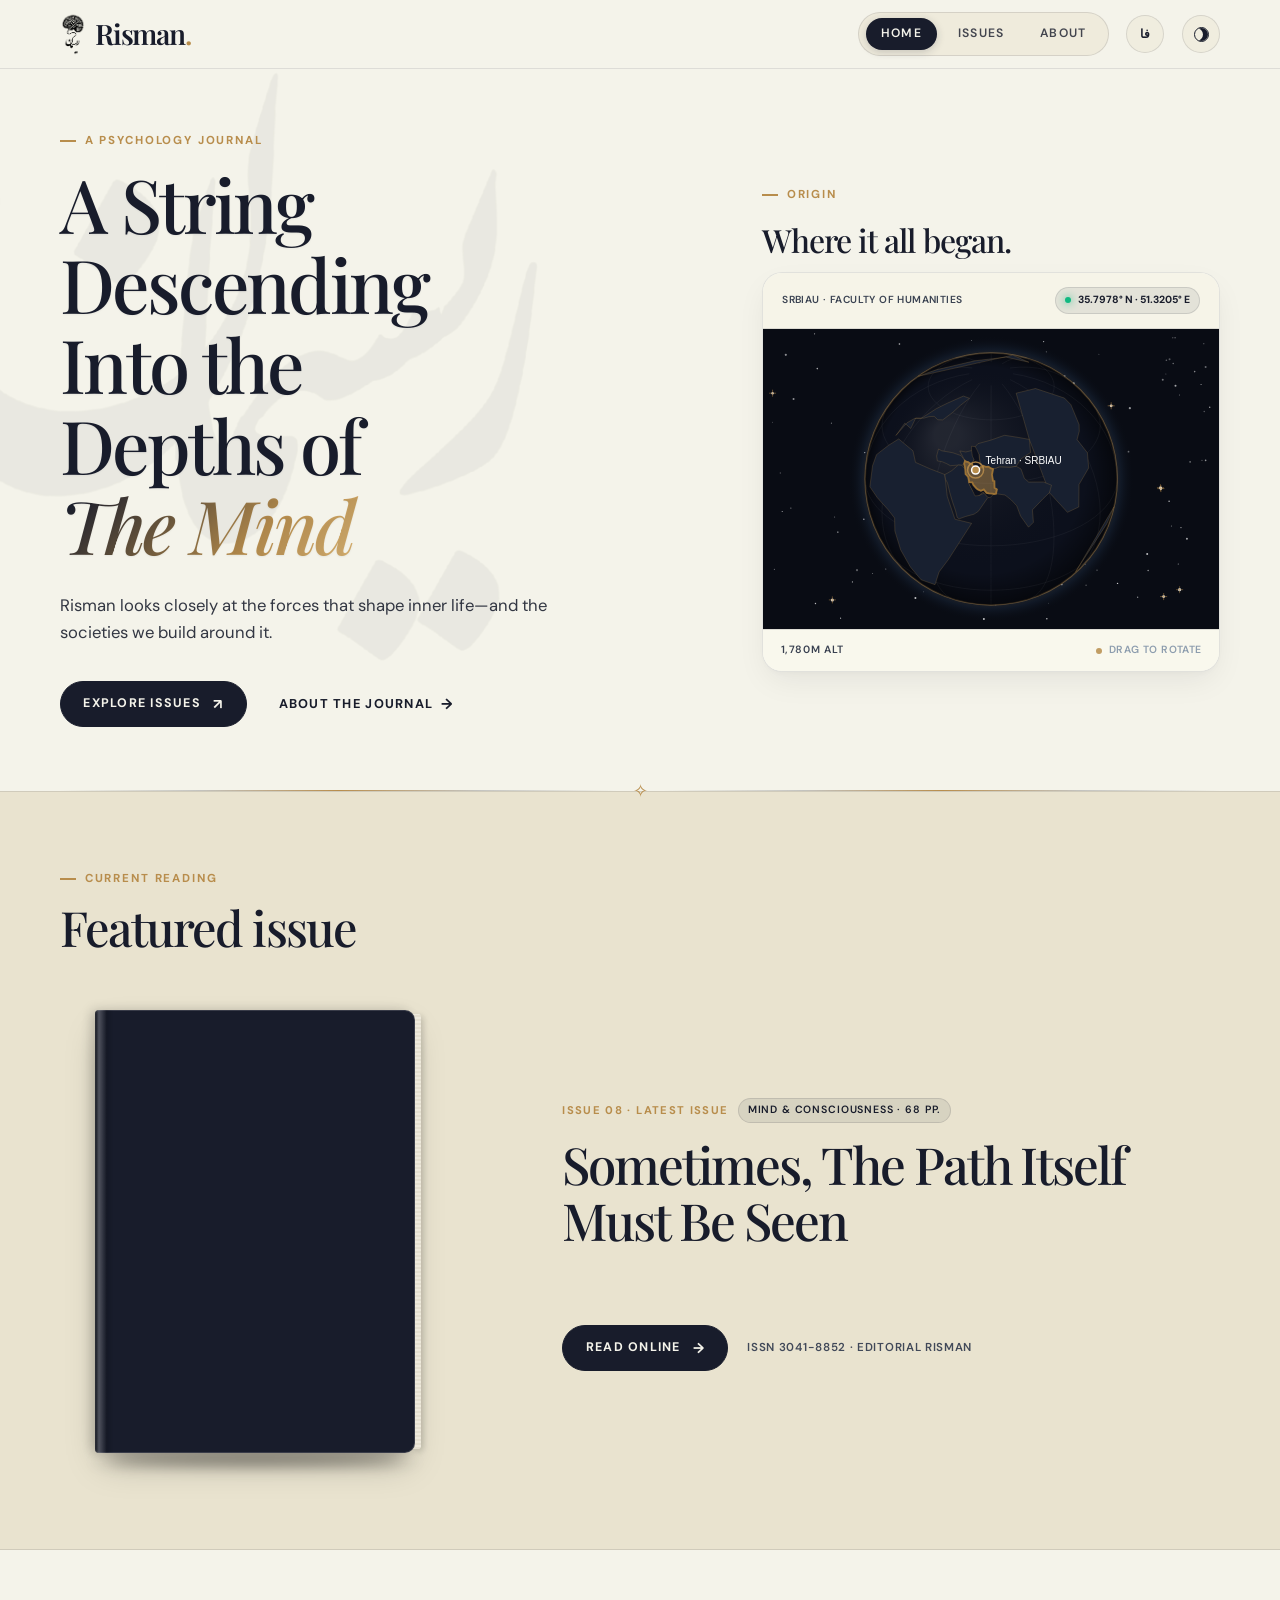
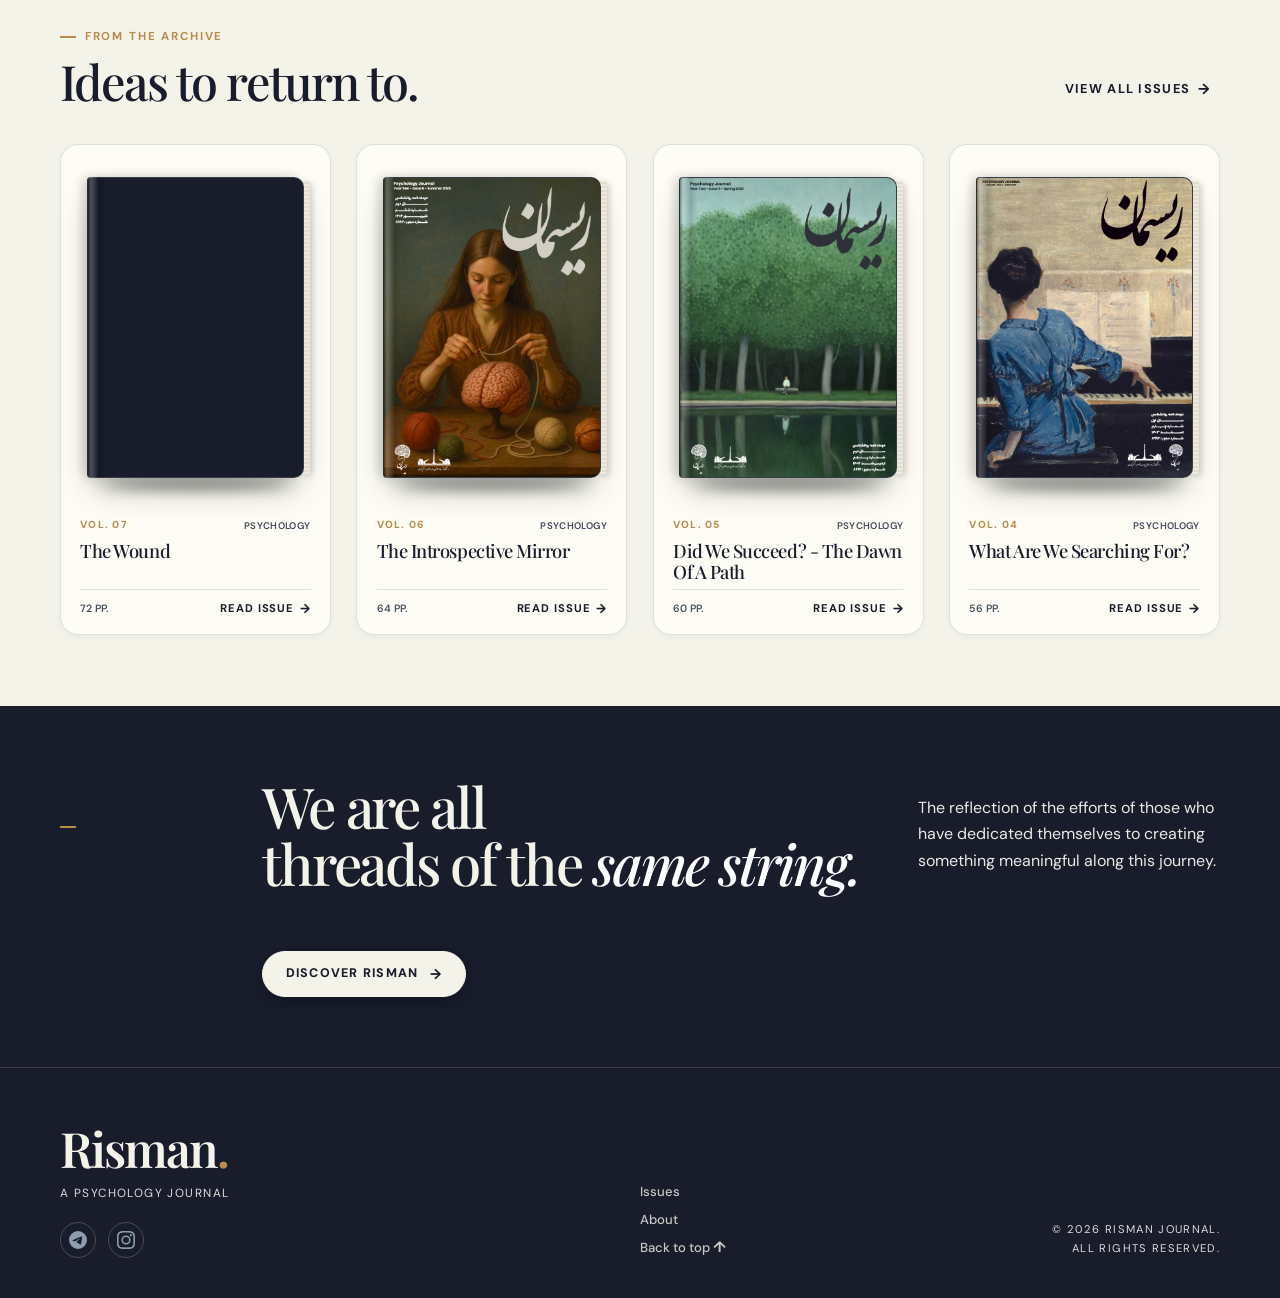
<file: index.html>
<!doctype html>
<html lang="en">
  <head>
    <meta charset="utf-8">
    <meta name="viewport" content="width=device-width, initial-scale=1">
    <meta name="theme-color" content="#F4F3EA">
    <meta name="description" content="Official website of Risman Journal. Exploring psychology and the human mind — Faculty of Humanities, SRBIAU.">
    <meta property="og:type" content="website">
    <meta property="og:site_name" content="Risman Journal">
    <meta property="og:title" content="Risman Journal · نشریه ریسمان">
    <meta property="og:description" content="An editorial journal exploring psychology and the human mind. Faculty of Humanities, SRBIAU. Read published issues online.">
    <meta property="og:image" content="https://risman-gilt.vercel.app/assets/social/risman-og.jpg">
    <meta property="og:url" content="https://risman-gilt.vercel.app/">
    <meta name="twitter:card" content="summary_large_image">
    <meta name="twitter:title" content="Risman Journal · نشریه ریسمان">
    <meta name="twitter:description" content="An editorial journal exploring psychology and the human mind. Faculty of Humanities, SRBIAU. Read published issues online.">
    <meta name="twitter:image" content="https://risman-gilt.vercel.app/assets/social/risman-og.jpg">
    <link rel="canonical" href="https://risman-gilt.vercel.app/">
    <link rel="icon" href="assets/icons/risman-mark.png" type="image/png">
    <link rel="preconnect" href="https://fonts.googleapis.com">
    <link rel="preconnect" href="https://fonts.gstatic.com" crossorigin>
    <link href="https://fonts.googleapis.com/css2?family=DM+Sans:wght@400;500;600;700&amp;family=Lalehzar&amp;family=Playfair+Display:ital,wght@0,500;0,600;1,500;1,600&amp;family=Vazirmatn:wght@400;500;600;700&amp;display=swap" rel="stylesheet">
    <script>try{document.documentElement.dataset.theme=localStorage.getItem("risman-theme")||(matchMedia("(prefers-color-scheme: dark)").matches?"dark":"light");var _l=localStorage.getItem("risman-lang");if(_l==="fa"){document.documentElement.lang="fa";document.documentElement.dir="rtl"}}catch(e){}</script>
    <link rel="stylesheet" href="assets/css/styles.css">
    <title>Risman</title>
    <script defer src="assets/js/issues-data.js"></script>
    <script defer src="assets/js/i18n.js"></script>
    <script defer src="assets/js/main.js"></script>
  </head>
  <body data-page="home" data-root=".">
    <a class="skip-link" href="#main-content" data-i18n="skip-to-content">Skip to content</a>

    <header class="site-header">
      <div class="shell header-inner">
        <a class="wordmark brand-lockup" href="index.html" aria-label="Risman home">
          <img class="brand-mark" src="assets/icons/risman-mark.png" alt="" width="26" height="44">
          <span class="brand-name">Risman<span class="wordmark-dot" aria-hidden="true">.</span></span>
        </a>
        <div class="header-actions">
          <nav class="site-nav" id="site-nav" aria-label="Primary navigation">
            <a href="index.html" data-nav="home" data-i18n="nav-home">Home</a>
            <a href="issues/" data-nav="issues" data-i18n="nav-issues">Issues</a>
            <a href="about/" data-nav="about" data-i18n="nav-about">About</a>
          </nav>
          <button class="lang-toggle" type="button" aria-label="تغییر به فارسی">فا</button>
          <button class="theme-toggle" type="button" aria-label="Switch to dark mode">
            <span class="theme-toggle-icon" aria-hidden="true"></span>
          </button>
          <button class="nav-toggle" type="button" aria-expanded="false" aria-controls="site-nav">
            <span class="nav-toggle-label" data-i18n="menu-label">Menu</span>
          </button>
        </div>
      </div>
    </header>

    <main id="main-content">
      <section class="hero shell" aria-labelledby="hero-title">
        <div class="hero-copy">
          <p class="eyebrow hero-enter hero-enter-1" data-i18n="hero-eyebrow">a psychology journal</p>
          <h1 id="hero-title" class="display-title hero-enter hero-enter-2" data-i18n="hero-title">A String<br>Descending <br>Into the<br>Depths of<br><em>The Mind</em></h1>
          <p class="hero-deck hero-enter hero-enter-3" data-i18n="hero-deck">Risman looks closely at the forces that shape inner life—and the societies we build around it.</p>
          <div class="hero-actions hero-enter hero-enter-4">
            <a class="button button-primary" href="issues/"><span data-i18n="explore-issues">Explore issues</span> <span class="link-arrow" aria-hidden="true">↗</span></a>
            <a class="text-link" href="about/"><span data-i18n="about-journal-link">About the journal</span> <span class="link-arrow" aria-hidden="true">→</span></a>
          </div>
        </div>

        <div class="hero-object map-section-wrapper hero-enter hero-enter-3">
          <div class="map-header-crown">
            <span class="eyebrow" data-i18n="origin-eyebrow">Origin</span>
            <h2 class="map-header-title origin-globe" data-i18n="where-began">Where it all began.</h2>
          </div>
          <aside class="map-card" aria-label="Risman was founded in Tehran, Iran at SRBIAU">
            <div class="map-card-header">
              <div class="map-country-badge">
                <div class="map-title-group">
                  <span class="map-sub" data-i18n="map-sub">SRBIAU · Faculty of Humanities</span>
                </div>
              </div>
              <div class="map-coord-pill">
                <span class="pulse-dot" aria-hidden="true"></span>
                <span>35.7978° N · 51.3205° E</span>
              </div>
            </div>
            
            <div class="map-canvas-container">
              <canvas id="tehran-map-canvas" class="dynamic-vector-map" aria-label="Dynamic Earth Globe pointing to Science and Research Branch"></canvas>
            </div>

            <div class="map-controls-bar">
              <div class="map-meta-tags">
                <span data-i18n="map-meta-elev">1,780m ALT</span>
              </div>
              <div class="map-hint-pill">
                <span class="map-hint-dot" aria-hidden="true"></span>
                <span data-i18n="map-hint-rotate">Drag to rotate</span>
              </div>
            </div>
            <div class="origin-globe" style="display:none" aria-hidden="true">Where it all began</div>
          </aside>
        </div>
      </section>

      <div class="rope-divider shell" aria-hidden="true"><span>✧</span></div>

      <section class="featured-section section-space" aria-labelledby="featured-heading">
        <div class="shell">
          <div class="section-heading">
            <p class="eyebrow" data-i18n="current-reading">Current reading</p>
            <h2 id="featured-heading" data-i18n="featured-issue">Featured issue</h2>
          </div>
          <div id="featured-issue" class="featured-issue"aria-live="polite"></div>
        </div>
      </section>

      <section class="archive-section section-space shell" aria-labelledby="archive-heading">
        <div class="section-heading section-heading-row">
          <div>
            <p class="eyebrow" data-i18n="from-archive">From the archive</p>
            <h2 id="archive-heading" data-i18n="ideas-return">Ideas to return to.</h2>
          </div>
          <a class="text-link desktop-link" href="issues/"><span data-i18n="view-all-issues">View all issues</span> <span class="link-arrow" aria-hidden="true">→</span></a>
        </div>
        <div id="archive-preview" class="issue-grid issue-grid-preview"></div>
        <a class="text-link mobile-link" href="issues/"><span data-i18n="view-all-issues">View all issues</span> <span class="link-arrow" aria-hidden="true">→</span></a>
      </section>

      <section class="journal-note section-space" aria-labelledby="journal-note-heading">
        <div class="shell journal-note-inner">
          <p class="eyebrow hero-enter hero-enter-1"></p>
          <h2 id="journal-note-heading" data-i18n="journal-note-heading">We are all<br> threads of the<em> same string.</em></h2>
          <p data-i18n="journal-note-text">The reflection of the efforts of those who have dedicated themselves to creating something meaningful along this journey.</p>
          <a class="button button-outline" href="about/"><span data-i18n="discover-risman">Discover Risman</span> <span class="link-arrow" aria-hidden="true">→</span></a>
        </div>
      </section>
    </main>

    <footer class="site-footer">
      <div class="shell footer-grid">
        <div>
          <a class="wordmark footer-wordmark" href="index.html">Risman<span aria-hidden="true">.</span></a>
          <p data-i18n="footer-tagline">a psychology journal</p>
          <div class="footer-social">
            <a href="https://t.me/Rismanmagazine" target="_blank" rel="noopener" aria-label="Telegram"><svg xmlns="http://www.w3.org/2000/svg" width="18" height="18" viewBox="0 0 24 24" fill="currentColor"><path d="M11.944 0A12 12 0 0 0 0 12a12 12 0 0 0 12 12 12 12 0 0 0 12-12A12 12 0 0 0 12 0a12 12 0 0 0-.056 0zm4.962 7.224c.1-.002.321.023.465.14a.506.506 0 0 1 .171.325c.016.093.036.306.02.472-.18 1.898-.962 6.502-1.36 8.627-.168.9-.499 1.201-.82 1.23-.696.065-1.225-.46-1.9-.902-1.056-.693-1.653-1.124-2.678-1.8-1.185-.78-.417-1.21.258-1.91.177-.184 3.247-2.977 3.307-3.23.007-.032.014-.15-.056-.212s-.174-.041-.249-.024c-.106.024-1.793 1.14-5.061 3.345-.48.33-.913.49-1.302.48-.428-.008-1.252-.241-1.865-.44-.752-.245-1.349-.374-1.297-.789.027-.216.325-.437.893-.663 3.498-1.524 5.83-2.529 6.998-3.014 3.332-1.386 4.025-1.627 4.476-1.635z"/></svg></a>
            <a href="https://www.instagram.com/rismanmagazine?igsh=b21iMzVibHdpY3F6" target="_blank" rel="noopener" aria-label="Instagram"><svg xmlns="http://www.w3.org/2000/svg" width="18" height="18" viewBox="0 0 24 24" fill="currentColor"><path d="M7.03.084c-1.277.06-2.149.264-2.913.558a5.886 5.886 0 0 0-2.126 1.384A5.886 5.886 0 0 0 .607 4.14C.333 4.905.131 5.775.072 7.053.012 8.333 0 8.74 0 12s.015 3.667.072 4.947c.06 1.277.261 2.149.558 2.913.306.789.718 1.459 1.384 2.126A5.886 5.886 0 0 0 4.14 23.393c.766.296 1.636.499 2.913.558C8.333 23.988 8.74 24 12 24s3.667-.015 4.947-.072c1.277-.06 2.149-.262 2.913-.558a5.886 5.886 0 0 0 2.126-1.384 5.886 5.886 0 0 0 1.384-2.126c.296-.765.499-1.636.558-2.913.06-1.28.072-1.687.072-4.947s-.015-3.667-.072-4.947c-.06-1.277-.262-2.149-.558-2.913a5.886 5.886 0 0 0-1.384-2.126A5.886 5.886 0 0 0 19.86.63c-.765-.297-1.636-.499-2.913-.558C15.667.012 15.26 0 12 0S8.333.015 7.053.072zM12 2.16c3.203 0 3.585.016 4.85.071 1.17.055 1.805.249 2.227.415.562.217.96.477 1.382.896.419.42.679.819.896 1.381.164.422.36 1.057.413 2.227.057 1.266.07 1.646.07 4.85s-.015 3.585-.074 4.85c-.061 1.17-.256 1.805-.421 2.227a3.81 3.81 0 0 1-.899 1.382 3.744 3.744 0 0 1-1.38.896c-.42.164-1.065.36-2.235.413-1.274.057-1.649.07-4.859.07-3.211 0-3.586-.015-4.859-.074-1.171-.061-1.816-.256-2.236-.421a3.716 3.716 0 0 1-1.379-.899 3.644 3.644 0 0 1-.9-1.38c-.165-.42-.359-1.065-.42-2.235-.045-1.26-.061-1.649-.061-4.844 0-3.196.016-3.586.061-4.861.061-1.17.255-1.814.42-2.234.21-.57.479-.96.9-1.381.419-.419.81-.689 1.379-.898.42-.166 1.051-.361 2.221-.421 1.275-.045 1.65-.06 4.859-.06zM12 5.838a6.162 6.162 0 1 0 0 12.324 6.162 6.162 0 0 0 0-12.324zM12 16a4 4 0 1 1 0-8 4 4 0 0 1 0 8zm6.406-11.845a1.44 1.44 0 1 0 0 2.881 1.44 1.44 0 0 0 0-2.881z"/></svg></a>
          </div>
        </div>
        <nav aria-label="Footer navigation">
          <a href="issues/" data-i18n="footer-issues">Issues</a>
          <a href="about/" data-i18n="footer-about">About</a>
          <a href="#main-content"><span data-i18n="back-to-top">Back to top</span> <span class="link-arrow" aria-hidden="true">↑</span></a>
        </nav>
        <p class="copyright">© <span data-current-year>2026</span> <span data-i18n="copyright-name">Risman Journal.</span><br><span data-i18n="copyright-rights">All rights reserved.</span></p>
      </div>
    </footer>
  </body>
</html>
</file>
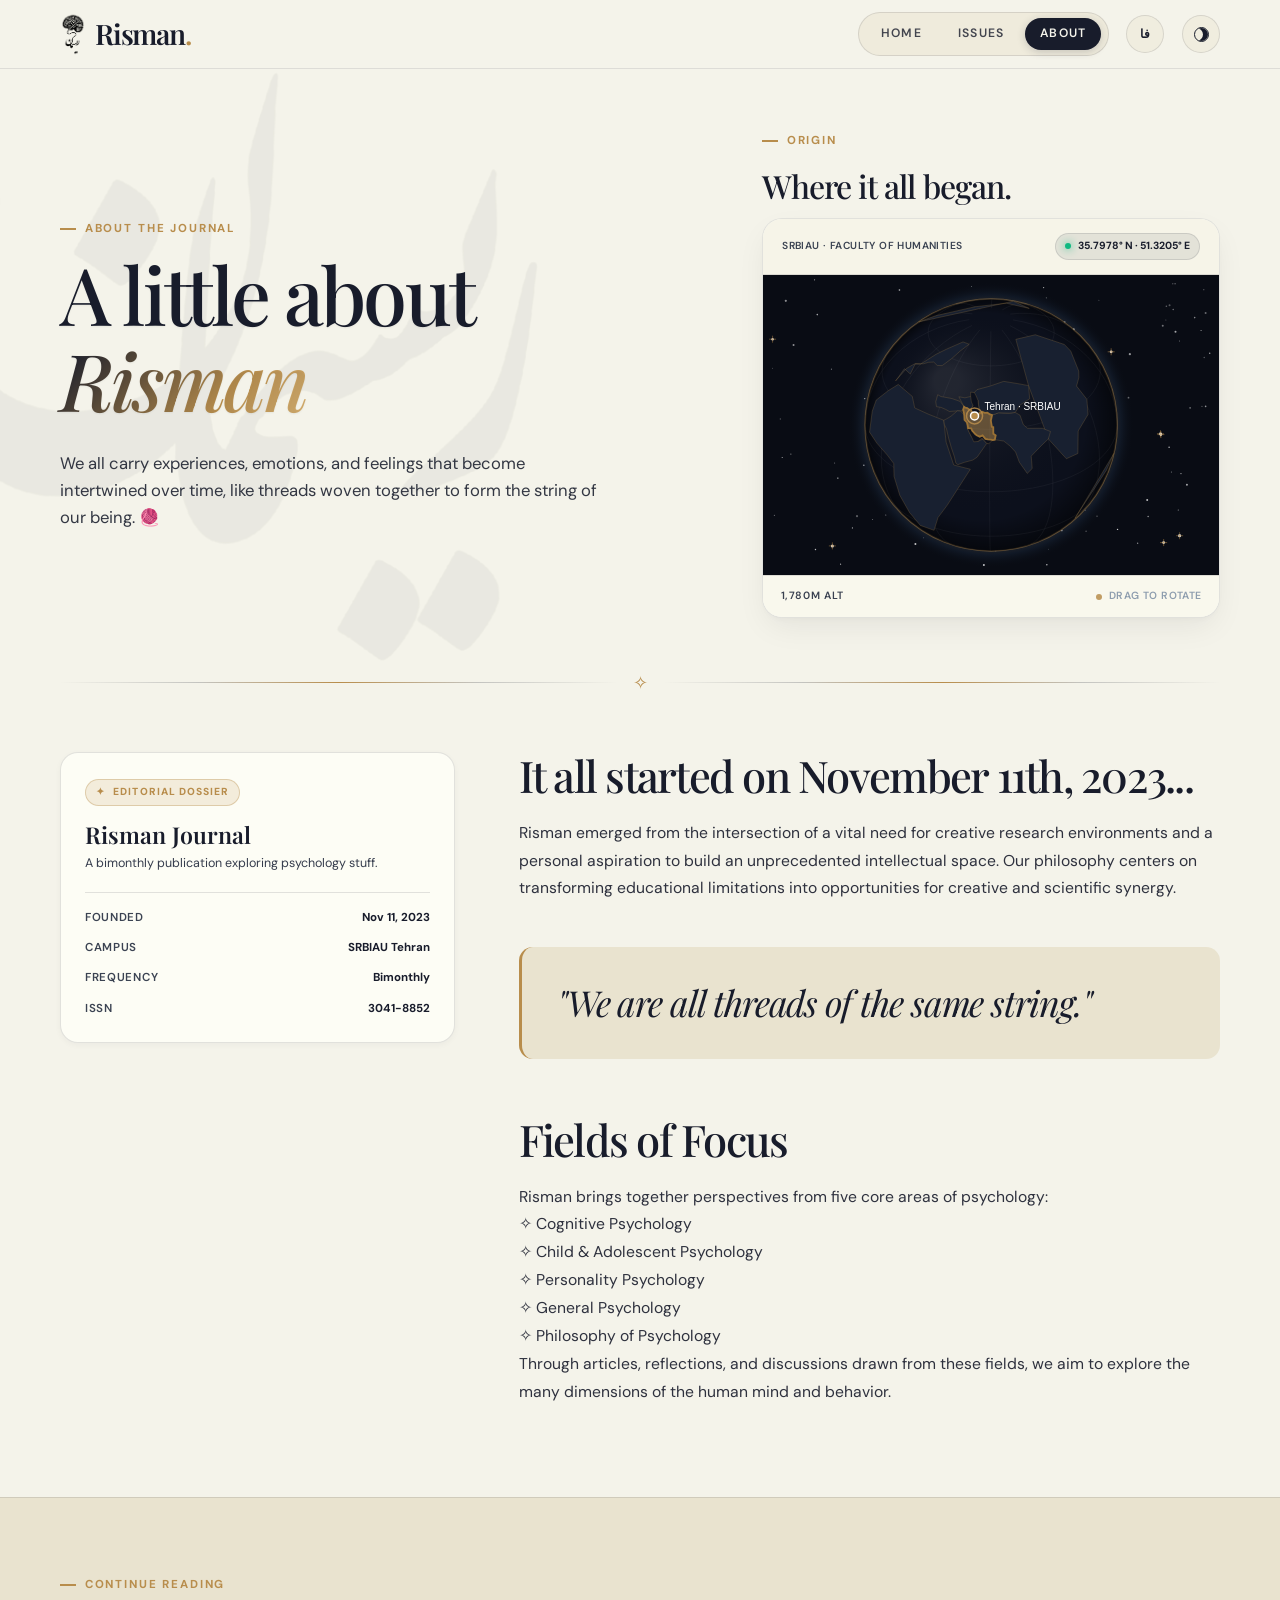
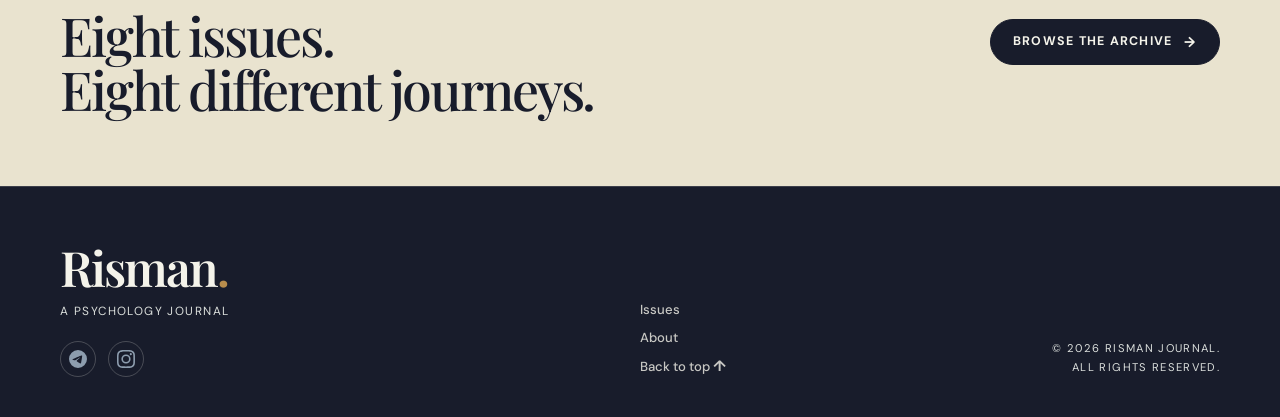
<file: about/index.html>
<!doctype html>
<html lang="en">
  <head>
    <meta charset="utf-8">
    <meta name="viewport" content="width=device-width, initial-scale=1">
    <meta name="theme-color" content="#F4F3EA">
    <meta name="description" content="About Risman Journal — Faculty of Humanities, SRBIAU. Exploring psychology and the human mind.">
    <meta property="og:type" content="website">
    <meta property="og:site_name" content="Risman Journal">
    <meta property="og:title" content="About — Risman Journal">
    <meta property="og:description" content="About Risman Journal, founded on November 11, 2023 at the Faculty of Humanities, SRBIAU.">
    <meta property="og:image" content="https://risman-gilt.vercel.app/assets/social/risman-og.jpg">
    <meta property="og:url" content="https://risman-gilt.vercel.app/about/">
    <meta name="twitter:card" content="summary_large_image">
    <link rel="canonical" href="https://risman-gilt.vercel.app/about/">
    <link rel="icon" href="../assets/icons/risman-mark.png" type="image/png">
    <link rel="preconnect" href="https://fonts.googleapis.com">
    <link rel="preconnect" href="https://fonts.gstatic.com" crossorigin>
    <link href="https://fonts.googleapis.com/css2?family=DM+Sans:wght@400;500;600;700&amp;family=Lalehzar&amp;family=Playfair+Display:ital,wght@0,500;0,600;1,500;1,600&amp;family=Vazirmatn:wght@400;500;600;700&amp;display=swap" rel="stylesheet">
    <script>try{document.documentElement.dataset.theme=localStorage.getItem("risman-theme")||(matchMedia("(prefers-color-scheme: dark)").matches?"dark":"light");var _l=localStorage.getItem("risman-lang");if(_l==="fa"){document.documentElement.lang="fa";document.documentElement.dir="rtl"}}catch(e){}</script>
    <link rel="stylesheet" href="../assets/css/styles.css">
    <title>About — Risman</title>
    <script defer src="../assets/js/issues-data.js"></script>
    <script defer src="../assets/js/i18n.js"></script>
    <script defer src="../assets/js/main.js"></script>
  </head>
  <body data-page="about" data-root="..">
    <a class="skip-link" href="#main-content" data-i18n="skip-to-content">Skip to content</a>

    <header class="site-header">
      <div class="shell header-inner">
        <a class="wordmark brand-lockup" href="../index.html" aria-label="Risman home">
          <img class="brand-mark" src="../assets/icons/risman-mark.png" alt="" width="26" height="44">
          <span class="brand-name">Risman<span class="wordmark-dot" aria-hidden="true">.</span></span>
        </a>
        <div class="header-actions">
          <nav class="site-nav" id="site-nav" aria-label="Primary navigation">
            <a href="../index.html" data-nav="home" data-i18n="nav-home">Home</a>
            <a href="../issues/" data-nav="issues" data-i18n="nav-issues">Issues</a>
            <a href="./" data-nav="about" data-i18n="nav-about">About</a>
          </nav>
          <button class="lang-toggle" type="button" aria-label="تغییر به فارسی">فا</button>
          <button class="theme-toggle" type="button" aria-label="Switch to dark mode"><span class="theme-toggle-icon" aria-hidden="true"></span></button>
          <button class="nav-toggle" type="button" aria-expanded="false" aria-controls="site-nav">
            <span class="nav-toggle-label" data-i18n="menu-label">Menu</span>
          </button>
        </div>
      </div>
    </header>

    <main id="main-content">
      <section class="hero shell" aria-labelledby="hero-title">
        <div class="hero-copy">
          <p class="eyebrow hero-enter hero-enter-1" data-i18n="about-eyebrow">About the journal</p>
          <h1 class="page-title hero-enter hero-enter-2" data-i18n="about-title">A little about<br><em>Risman</em></h1>
          <p class="page-deck hero-enter hero-enter-3" data-i18n="about-deck">We all carry experiences, emotions, and feelings that become intertwined over time, like threads woven together to form the string of our being. 🧶</p>
        </div>

        <div class="hero-object map-section-wrapper hero-enter hero-enter-3">
          <div class="map-header-crown">
            <span class="eyebrow" data-i18n="origin-eyebrow">Origin</span>
            <h2 class="map-header-title origin-globe" data-i18n="where-began">Where it all began.</h2>
          </div>
          <aside class="map-card" aria-label="Risman was founded in Tehran, Iran at SRBIAU">
            <div class="map-card-header">
              <div class="map-country-badge">
                <div class="map-title-group">
                  <span class="map-sub" data-i18n="map-sub">SRBIAU · Faculty of Humanities</span>
                </div>
              </div>
              <div class="map-coord-pill">
                <span class="pulse-dot" aria-hidden="true"></span>
                <span>35.7978° N · 51.3205° E</span>
              </div>
            </div>
            
            <div class="map-canvas-container">
              <canvas id="tehran-map-canvas" class="dynamic-vector-map" aria-label="Dynamic Earth Globe pointing to Science and Research Branch"></canvas>
            </div>

            <div class="map-controls-bar">
              <div class="map-meta-tags">
                <span data-i18n="map-meta-elev">1,780m ALT</span>
              </div>
              <div class="map-hint-pill">
                <span class="map-hint-dot" aria-hidden="true"></span>
                <span data-i18n="map-hint-rotate">Drag to rotate</span>
              </div>
            </div>
            <div class="origin-globe" style="display:none" aria-hidden="true">Where it all began</div>
          </aside>
        </div>
      </section>

      <div class="rope-divider shell" aria-hidden="true"><span>✧</span></div>

      <!-- ABOUT COPY START -->
      <section class="about-editorial shell section-space" aria-labelledby="about-risman-heading">
        <aside class="editorial-dossier-card">
          <div class="dossier-seal-badge">
            <span>✦</span> <span data-i18n="dossier-badge">Editorial Dossier</span>
          </div>
          <h3 class="dossier-title" data-i18n="dossier-title">Risman Journal</h3>
          <p class="dossier-subtitle" data-i18n="dossier-subtitle">A bimonthly publication exploring psychology stuff.</p>
          <div class="dossier-stat-list">
            <div class="dossier-stat-item">
              <span class="dossier-stat-label" data-i18n="dossier-founding">Founded</span>
              <span class="dossier-stat-val" data-i18n="dossier-date">Nov 11, 2023</span>
            </div>
            <div class="dossier-stat-item">
              <span class="dossier-stat-label" data-i18n="dossier-campus-lbl">Campus</span>
              <span class="dossier-stat-val">SRBIAU Tehran</span>
            </div>
            <div class="dossier-stat-item">
              <span class="dossier-stat-label" data-i18n="dossier-freq-lbl">Frequency</span>
              <span class="dossier-stat-val" data-i18n="dossier-freq-val">Bimonthly</span>
            </div>
            <div class="dossier-stat-item">
              <span class="dossier-stat-label">ISSN</span>
              <span class="dossier-stat-val">3041-8852</span>
            </div>
          </div>
        </aside>

        <div class="prose">
          <h2 id="about-risman-heading" data-i18n="about-started">It all started on November 11th, 2023...</h2>

          <p data-i18n="about-body-1">Risman emerged from the intersection of a vital need for creative research environments and a personal aspiration to build an unprecedented intellectual space. Our philosophy centers on transforming educational limitations into opportunities for creative and scientific synergy.</p>

          <blockquote>
            <p data-i18n="about-quote">"We are all threads of the same string."</p>
          </blockquote>

          <h2 data-i18n="about-fields-title">Fields of Focus</h2>
          <p data-i18n="about-fields-body">Risman brings together perspectives from five core areas of psychology:<br>

            ✧ Cognitive Psychology<br>
            ✧ Child &amp; Adolescent Psychology<br>
            ✧ Personality Psychology<br>
            ✧ General Psychology<br>
            ✧ Philosophy of Psychology<br>

            Through articles, reflections, and discussions drawn from these fields, we aim to explore the many dimensions of the human mind and behavior.</p>
        </div>
      </section>
      <!-- ABOUT COPY END -->

      <section class="about-cta section-space" aria-labelledby="about-cta-heading">
        <div class="shell about-cta-inner">
          <div>
            <p class="eyebrow" data-i18n="continue-reading">Continue reading</p>
            <h2 id="about-cta-heading" data-i18n="about-cta-heading">Eight issues.<br>Eight different journeys.</h2>
          </div>
          <a class="button button-primary" href="../issues/"><span data-i18n="browse-archive">Browse the archive</span> <span class="link-arrow" aria-hidden="true">→</span></a>
        </div>
      </section>
    </main>

    <footer class="site-footer">
      <div class="shell footer-grid">
        <div>
          <a class="wordmark footer-wordmark" href="../index.html">Risman<span aria-hidden="true">.</span></a>
          <p data-i18n="footer-tagline">a psychology journal</p>
          <div class="footer-social">
            <a href="https://t.me/Rismanmagazine" target="_blank" rel="noopener" aria-label="Telegram"><svg xmlns="http://www.w3.org/2000/svg" width="18" height="18" viewBox="0 0 24 24" fill="currentColor"><path d="M11.944 0A12 12 0 0 0 0 12a12 12 0 0 0 12 12 12 12 0 0 0 12-12A12 12 0 0 0 12 0a12 12 0 0 0-.056 0zm4.962 7.224c.1-.002.321.023.465.14a.506.506 0 0 1 .171.325c.016.093.036.306.02.472-.18 1.898-.962 6.502-1.36 8.627-.168.9-.499 1.201-.82 1.23-.696.065-1.225-.46-1.9-.902-1.056-.693-1.653-1.124-2.678-1.8-1.185-.78-.417-1.21.258-1.91.177-.184 3.247-2.977 3.307-3.23.007-.032.014-.15-.056-.212s-.174-.041-.249-.024c-.106.024-1.793 1.14-5.061 3.345-.48.33-.913.49-1.302.48-.428-.008-1.252-.241-1.865-.44-.752-.245-1.349-.374-1.297-.789.027-.216.325-.437.893-.663 3.498-1.524 5.83-2.529 6.998-3.014 3.332-1.386 4.025-1.627 4.476-1.635z"/></svg></a>
            <a href="https://www.instagram.com/rismanmagazine?igsh=b21iMzVibHdpY3F6" target="_blank" rel="noopener" aria-label="Instagram"><svg xmlns="http://www.w3.org/2000/svg" width="18" height="18" viewBox="0 0 24 24" fill="currentColor"><path d="M7.03.084c-1.277.06-2.149.264-2.913.558a5.886 5.886 0 0 0-2.126 1.384A5.886 5.886 0 0 0 .607 4.14C.333 4.905.131 5.775.072 7.053.012 8.333 0 8.74 0 12s.015 3.667.072 4.947c.06 1.277.261 2.149.558 2.913.306.789.718 1.459 1.384 2.126A5.886 5.886 0 0 0 4.14 23.393c.766.296 1.636.499 2.913.558C8.333 23.988 8.74 24 12 24s3.667-.015 4.947-.072c1.277-.06 2.149-.262 2.913-.558a5.886 5.886 0 0 0 2.126-1.384 5.886 5.886 0 0 0 1.384-2.126c.296-.765.499-1.636.558-2.913.06-1.28.072-1.687.072-4.947s-.015-3.667-.072-4.947c-.06-1.277-.262-2.149-.558-2.913a5.886 5.886 0 0 0-1.384-2.126A5.886 5.886 0 0 0 19.86.63c-.765-.297-1.636-.499-2.913-.558C15.667.012 15.26 0 12 0S8.333.015 7.053.072zM12 2.16c3.203 0 3.585.016 4.85.071 1.17.055 1.805.249 2.227.415.562.217.96.477 1.382.896.419.42.679.819.896 1.381.164.422.36 1.057.413 2.227.057 1.266.07 1.646.07 4.85s-.015 3.585-.074 4.85c-.061 1.17-.256 1.805-.421 2.227a3.81 3.81 0 0 1-.899 1.382 3.744 3.744 0 0 1-1.38.896c-.42.164-1.065.36-2.235.413-1.274.057-1.649.07-4.859.07-3.211 0-3.586-.015-4.859-.074-1.171-.061-1.816-.256-2.236-.421a3.716 3.716 0 0 1-1.379-.899 3.644 3.644 0 0 1-.9-1.38c-.165-.42-.359-1.065-.42-2.235-.045-1.26-.061-1.649-.061-4.844 0-3.196.016-3.586.061-4.861.061-1.17.255-1.814.42-2.234.21-.57.479-.96.9-1.381.419-.419.81-.689 1.379-.898.42-.166 1.051-.361 2.221-.421 1.275-.045 1.65-.06 4.859-.06zM12 5.838a6.162 6.162 0 1 0 0 12.324 6.162 6.162 0 0 0 0-12.324zM12 16a4 4 0 1 1 0-8 4 4 0 0 1 0 8zm6.406-11.845a1.44 1.44 0 1 0 0 2.881 1.44 1.44 0 0 0 0-2.881z"/></svg></a>
          </div>
        </div>
        <nav aria-label="Footer navigation">
          <a href="../issues/" data-i18n="footer-issues">Issues</a>
          <a href="./" data-i18n="footer-about">About</a>
          <a href="#main-content"><span data-i18n="back-to-top">Back to top</span> <span class="link-arrow" aria-hidden="true">↑</span></a>
        </nav>
        <p class="copyright">© <span data-current-year>2026</span> <span data-i18n="copyright-name">Risman Journal.</span><br><span data-i18n="copyright-rights">All rights reserved.</span></p>
      </div>
    </footer>
  </body>
</html>
</file>
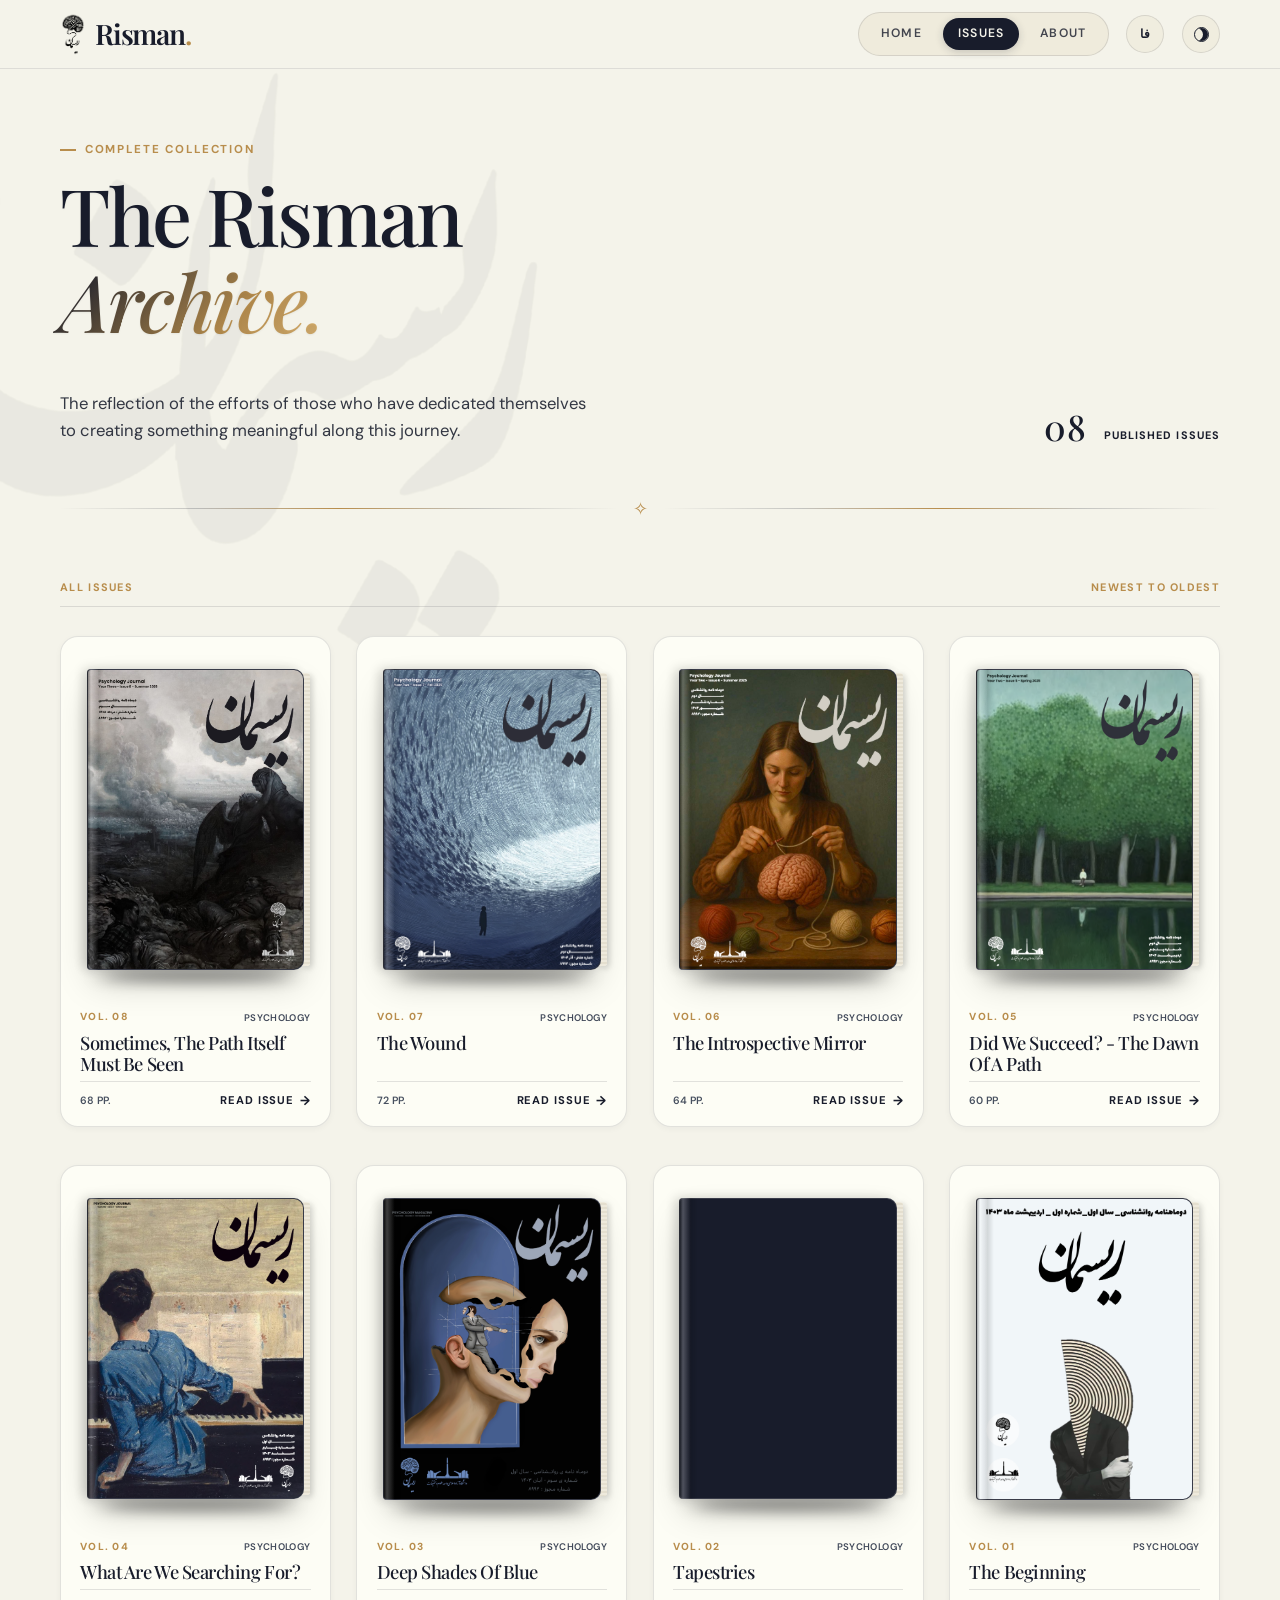
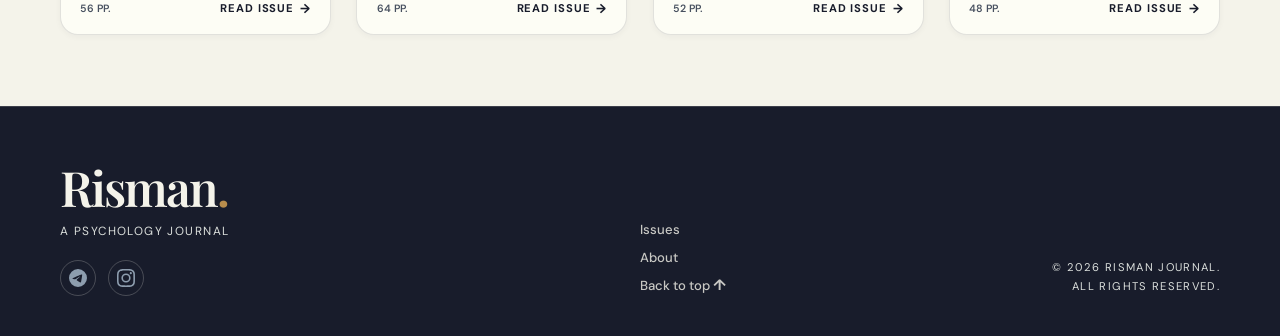
<file: issues/index.html>
<!doctype html>
<html lang="en">
  <head>
    <meta charset="utf-8">
    <meta name="viewport" content="width=device-width, initial-scale=1">
    <meta name="theme-color" content="#F4F3EA">
    <meta name="description" content="Browse all published issues of Risman Journal — Faculty of Humanities, SRBIAU.">
    <meta property="og:type" content="website">
    <meta property="og:site_name" content="Risman Journal">
    <meta property="og:title" content="Issues Archive — Risman Journal">
    <meta property="og:description" content="Complete archive of published issues of Risman Journal. Read online or download.">
    <meta property="og:image" content="https://risman-gilt.vercel.app/assets/social/risman-og.jpg">
    <meta property="og:url" content="https://risman-gilt.vercel.app/issues/">
    <meta name="twitter:card" content="summary_large_image">
    <link rel="canonical" href="https://risman-gilt.vercel.app/issues/">
    <link rel="icon" href="../assets/icons/risman-mark.png" type="image/png">
    <link rel="preconnect" href="https://fonts.googleapis.com">
    <link rel="preconnect" href="https://fonts.gstatic.com" crossorigin>
    <link href="https://fonts.googleapis.com/css2?family=DM+Sans:wght@400;500;600;700&amp;family=Lalehzar&amp;family=Playfair+Display:ital,wght@0,500;0,600;1,500;1,600&amp;family=Vazirmatn:wght@400;500;600;700&amp;display=swap" rel="stylesheet">
    <script>try{document.documentElement.dataset.theme=localStorage.getItem("risman-theme")||(matchMedia("(prefers-color-scheme: dark)").matches?"dark":"light");var _l=localStorage.getItem("risman-lang");if(_l==="fa"){document.documentElement.lang="fa";document.documentElement.dir="rtl"}}catch(e){}</script>
    <link rel="stylesheet" href="../assets/css/styles.css">
    <title>Issues — Risman</title>
    <script defer src="../assets/js/issues-data.js"></script>
    <script defer src="../assets/js/i18n.js"></script>
    <script defer src="../assets/js/main.js"></script>
  </head>
  <body data-page="issues" data-root="..">
    <a class="skip-link" href="#main-content" data-i18n="skip-to-content">Skip to content</a>

    <header class="site-header">
      <div class="shell header-inner">
        <a class="wordmark brand-lockup" href="../index.html" aria-label="Risman home">
          <img class="brand-mark" src="../assets/icons/risman-mark.png" alt="" width="26" height="44">
          <span class="brand-name">Risman<span class="wordmark-dot" aria-hidden="true">.</span></span>
        </a>
        <div class="header-actions">
          <nav class="site-nav" id="site-nav" aria-label="Primary navigation">
            <a href="../index.html" data-nav="home" data-i18n="nav-home">Home</a>
            <a href="./" data-nav="issues" data-i18n="nav-issues">Issues</a>
            <a href="../about/" data-nav="about" data-i18n="nav-about">About</a>
          </nav>
          <button class="lang-toggle" type="button" aria-label="تغییر به فارسی">فا</button>
          <button class="theme-toggle" type="button" aria-label="Switch to dark mode"><span class="theme-toggle-icon" aria-hidden="true"></span></button>
          <button class="nav-toggle" type="button" aria-expanded="false" aria-controls="site-nav">
            <span class="nav-toggle-label" data-i18n="menu-label">Menu</span>
          </button>
        </div>
      </div>
    </header>

    <main id="main-content">
      <section class="page-intro shell" aria-labelledby="archive-title">
        <p class="eyebrow hero-enter hero-enter-1" data-i18n="complete-collection">Complete collection</p>
        <h1 id="archive-title" class="page-title hero-enter hero-enter-2" data-i18n="issues-title">The Risman<br><em>Archive.</em></h1>
        <div class="archive-intro-bottom hero-enter hero-enter-3">
          <p class="page-deck" data-i18n="issues-deck">The reflection of the efforts of those who have dedicated themselves to creating something meaningful along this journey.</p>
          <p class="archive-count"><span aria-hidden="true">08</span> <strong data-i18n="published-issues">published issues</strong></p>
        </div>
      </section>

      <div class="rope-divider shell" aria-hidden="true"><span>✧</span></div>

      <section class="archive-main section-space shell" aria-label="All published issues">
        <div class="archive-rule" aria-hidden="true">
          <span data-i18n="all-issues">All issues</span>
          <span data-i18n="newest-oldest">Newest to oldest</span>
        </div>
        <div id="issues-grid" class="issue-grid" aria-live="polite"></div>
      </section>
    </main>

    <footer class="site-footer">
      <div class="shell footer-grid">
        <div>
          <a class="wordmark footer-wordmark" href="../index.html">Risman<span aria-hidden="true">.</span></a>
          <p data-i18n="footer-tagline">a psychology journal</p>
          <div class="footer-social">
            <a href="https://t.me/Rismanmagazine" target="_blank" rel="noopener" aria-label="Telegram"><svg xmlns="http://www.w3.org/2000/svg" width="18" height="18" viewBox="0 0 24 24" fill="currentColor"><path d="M11.944 0A12 12 0 0 0 0 12a12 12 0 0 0 12 12 12 12 0 0 0 12-12A12 12 0 0 0 12 0a12 12 0 0 0-.056 0zm4.962 7.224c.1-.002.321.023.465.14a.506.506 0 0 1 .171.325c.016.093.036.306.02.472-.18 1.898-.962 6.502-1.36 8.627-.168.9-.499 1.201-.82 1.23-.696.065-1.225-.46-1.9-.902-1.056-.693-1.653-1.124-2.678-1.8-1.185-.78-.417-1.21.258-1.91.177-.184 3.247-2.977 3.307-3.23.007-.032.014-.15-.056-.212s-.174-.041-.249-.024c-.106.024-1.793 1.14-5.061 3.345-.48.33-.913.49-1.302.48-.428-.008-1.252-.241-1.865-.44-.752-.245-1.349-.374-1.297-.789.027-.216.325-.437.893-.663 3.498-1.524 5.83-2.529 6.998-3.014 3.332-1.386 4.025-1.627 4.476-1.635z"/></svg></a>
            <a href="https://www.instagram.com/rismanmagazine?igsh=b21iMzVibHdpY3F6" target="_blank" rel="noopener" aria-label="Instagram"><svg xmlns="http://www.w3.org/2000/svg" width="18" height="18" viewBox="0 0 24 24" fill="currentColor"><path d="M7.03.084c-1.277.06-2.149.264-2.913.558a5.886 5.886 0 0 0-2.126 1.384A5.886 5.886 0 0 0 .607 4.14C.333 4.905.131 5.775.072 7.053.012 8.333 0 8.74 0 12s.015 3.667.072 4.947c.06 1.277.261 2.149.558 2.913.306.789.718 1.459 1.384 2.126A5.886 5.886 0 0 0 4.14 23.393c.766.296 1.636.499 2.913.558C8.333 23.988 8.74 24 12 24s3.667-.015 4.947-.072c1.277-.06 2.149-.262 2.913-.558a5.886 5.886 0 0 0 2.126-1.384 5.886 5.886 0 0 0 1.384-2.126c.296-.765.499-1.636.558-2.913.06-1.28.072-1.687.072-4.947s-.015-3.667-.072-4.947c-.06-1.277-.262-2.149-.558-2.913a5.886 5.886 0 0 0-1.384-2.126A5.886 5.886 0 0 0 19.86.63c-.765-.297-1.636-.499-2.913-.558C15.667.012 15.26 0 12 0S8.333.015 7.053.072zM12 2.16c3.203 0 3.585.016 4.85.071 1.17.055 1.805.249 2.227.415.562.217.96.477 1.382.896.419.42.679.819.896 1.381.164.422.36 1.057.413 2.227.057 1.266.07 1.646.07 4.85s-.015 3.585-.074 4.85c-.061 1.17-.256 1.805-.421 2.227a3.81 3.81 0 0 1-.899 1.382 3.744 3.744 0 0 1-1.38.896c-.42.164-1.065.36-2.235.413-1.274.057-1.649.07-4.859.07-3.211 0-3.586-.015-4.859-.074-1.171-.061-1.816-.256-2.236-.421a3.716 3.716 0 0 1-1.379-.899 3.644 3.644 0 0 1-.9-1.38c-.165-.42-.359-1.065-.42-2.235-.045-1.26-.061-1.649-.061-4.844 0-3.196.016-3.586.061-4.861.061-1.17.255-1.814.42-2.234.21-.57.479-.96.9-1.381.419-.419.81-.689 1.379-.898.42-.166 1.051-.361 2.221-.421 1.275-.045 1.65-.06 4.859-.06zM12 5.838a6.162 6.162 0 1 0 0 12.324 6.162 6.162 0 0 0 0-12.324zM12 16a4 4 0 1 1 0-8 4 4 0 0 1 0 8zm6.406-11.845a1.44 1.44 0 1 0 0 2.881 1.44 1.44 0 0 0 0-2.881z"/></svg></a>
          </div>
        </div>
        <nav aria-label="Footer navigation">
          <a href="./" data-i18n="footer-issues">Issues</a>
          <a href="../about/" data-i18n="footer-about">About</a>
          <a href="#main-content"><span data-i18n="back-to-top">Back to top</span> <span class="link-arrow" aria-hidden="true">↑</span></a>
        </nav>
        <p class="copyright">© <span data-current-year>2026</span> <span data-i18n="copyright-name">Risman Journal.</span><br><span data-i18n="copyright-rights">All rights reserved.</span></p>
      </div>
    </footer>
  </body>
</html>
</file>
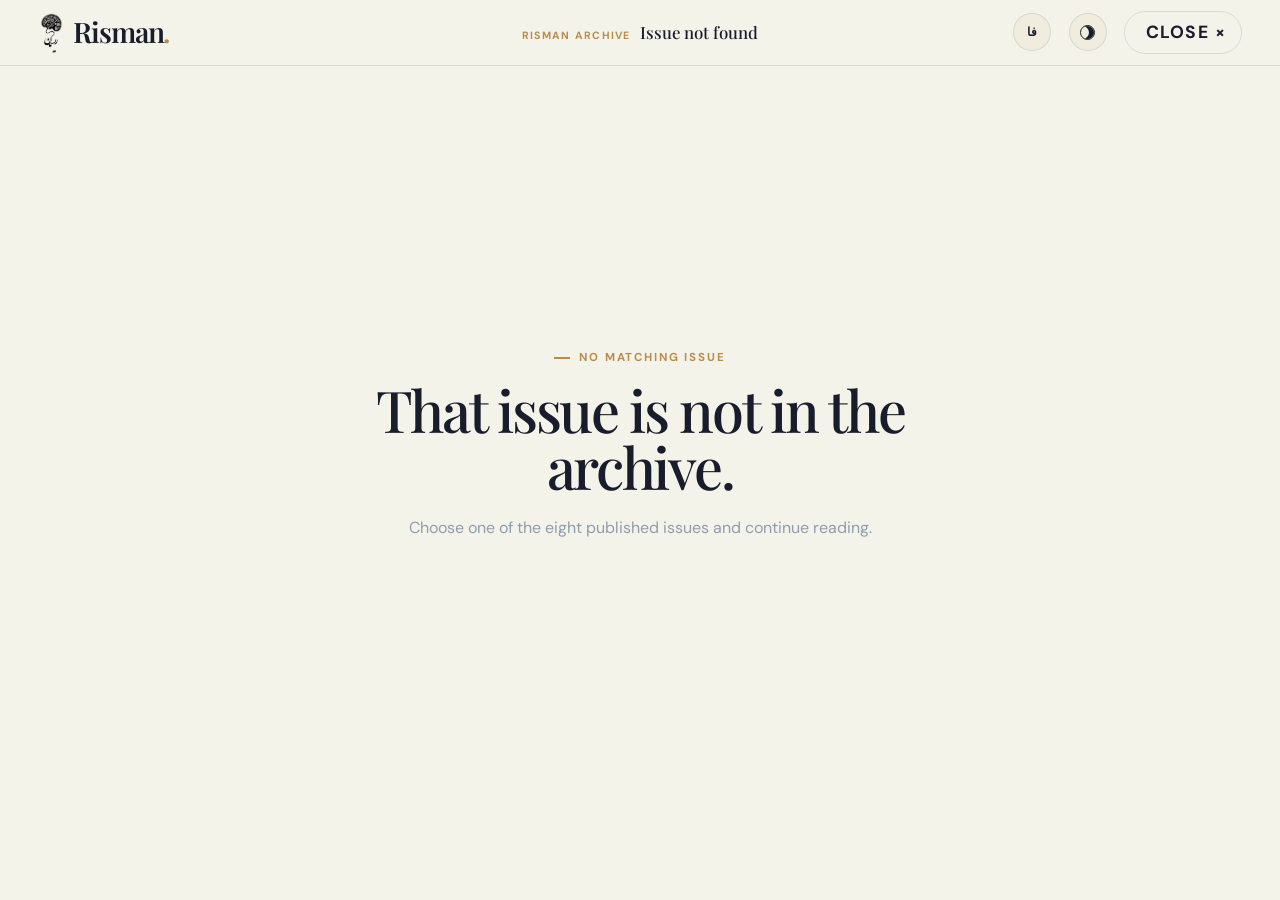
<file: read/index.html>
<!doctype html>
<html lang="en">
  <head>
    <meta charset="utf-8">
    <meta name="viewport" content="width=device-width, initial-scale=1">
    <meta name="theme-color" content="#141824">
    <meta name="description" content="Read issues of Risman Journal directly in your browser. Faculty of Humanities, SRBIAU.">
    <meta name="robots" content="index,follow">
    <meta property="og:type" content="article">
    <meta property="og:site_name" content="Risman Journal">
    <meta property="og:title" content="Read — Risman Journal">
    <meta property="og:description" content="Read published issues of Risman Journal directly in your browser.">
    <meta property="og:image" content="https://risman-gilt.vercel.app/assets/social/risman-og.jpg">
    <meta property="og:url" content="https://risman-gilt.vercel.app/read/">
    <meta name="twitter:card" content="summary_large_image">
    <link rel="canonical" href="https://risman-gilt.vercel.app/read/">
    <link rel="icon" href="../assets/icons/risman-mark.png" type="image/png">
    <link rel="preconnect" href="https://fonts.googleapis.com">
    <link rel="preconnect" href="https://fonts.gstatic.com" crossorigin>
    <link href="https://fonts.googleapis.com/css2?family=DM+Sans:wght@400;500;600;700&amp;family=Lalehzar&amp;family=Playfair+Display:ital,wght@0,500;0,600;1,500;1,600&amp;family=Vazirmatn:wght@400;500;600;700&amp;display=swap" rel="stylesheet">
    <script>try{document.documentElement.dataset.theme=localStorage.getItem("risman-theme")||(matchMedia("(prefers-color-scheme: dark)").matches?"dark":"light");var _l=localStorage.getItem("risman-lang");if(_l==="fa"){document.documentElement.lang="fa";document.documentElement.dir="rtl"}}catch(e){}</script>
    <link rel="stylesheet" href="../assets/css/styles.css">
    <title>Read — Risman</title>
    <script defer src="../assets/js/issues-data.js"></script>
    <script defer src="../assets/js/i18n.js"></script>
    <script defer src="../assets/js/main.js"></script>
  </head>
  <body class="reader-page" data-page="reader" data-root="..">
    <a class="skip-link" href="#reader-content" data-i18n="skip-to-reader">Skip to reader</a>

    <header class="reader-header">
      <a class="wordmark reader-wordmark brand-lockup" href="../index.html" aria-label="Risman home">
        <img class="brand-mark" src="../assets/icons/risman-mark.png" alt="" width="26" height="44">
        <span class="brand-name">Risman<span class="wordmark-dot" aria-hidden="true">.</span></span>
      </a>
      <div class="reader-heading" id="reader-heading">
        <span data-i18n="opening-issue">Opening issue</span>
        <strong data-i18n="please-wait">Please wait</strong>
      </div>
      <div class="reader-actions">
        <button class="lang-toggle" type="button" aria-label="تغییر به فارسی">فا</button>
        <button class="theme-toggle" type="button" aria-label="Switch to dark mode"><span class="theme-toggle-icon" aria-hidden="true"></span></button>
        <a class="reader-close" href="../issues/" aria-label="Close reader and return to issues"><span data-i18n="close-reader">Close</span> <span aria-hidden="true">×</span></a>
      </div>
    </header>

    <main id="reader-content" class="reader-content">
      <div id="pdf-reader" class="pdf-reader" aria-live="polite">
        <div class="reader-loading" role="status">
          <span class="reader-loading-mark" aria-hidden="true"></span>
          <p data-i18n="preparing-issue">Preparing the issue…</p>
        </div>
      </div>
    </main>
  </body>
</html>
</file>
<file: assets/css/styles.css>
@import url('https://fonts.googleapis.com/css2?family=DM+Sans:wght@400;500;600;700&family=Lalehzar&family=Playfair+Display:ital,wght@0,500;0,600;1,500;1,600&family=Vazirmatn:wght@400;500;600;700;800;900&display=swap');

/* Rokh (رخ) Persian Font Face Definitions */
@font-face {
  font-family: 'Rokh';
  src: local('Rokh Black'), local('Rokh-Black'), local('Rokh_Black'),
       local('Rokh Heavy'), local('Rokh-Heavy'), local('Rokh_Heavy'),
       local('Rokh Bold'), local('Rokh-Bold'), local('Rokh_Bold'),
       local('Rokh'), local('رخ'), local('فونت رخ'),
       url('../fonts/Rokh-Black.woff2') format('woff2'),
       url('../fonts/Rokh-Bold.woff2') format('woff2'),
       url('../fonts/Rokh-Black.ttf') format('truetype'),
       url('../fonts/Rokh-Bold.ttf') format('truetype'),
       url('../fonts/Rokh.woff2') format('woff2'),
       url('../fonts/Rokh.ttf') format('truetype');
  font-weight: 700 900;
  font-style: normal;
  font-display: swap;
}

@font-face {
  font-family: 'Rokh';
  src: local('Rokh Medium'), local('Rokh-Medium'), local('Rokh_Medium'),
       local('Rokh Regular'), local('Rokh-Regular'), local('Rokh'),
       url('../fonts/Rokh-Medium.woff2') format('woff2'),
       url('../fonts/Rokh-Regular.woff2') format('woff2'),
       url('../fonts/Rokh-Medium.ttf') format('truetype'),
       url('../fonts/Rokh-Regular.ttf') format('truetype');
  font-weight: 400 500;
  font-style: normal;
  font-display: swap;
}

:root {
  --navy: #181c2b;
  --navy-deep: #0f131f;
  --blue-gray: #8d9dae;
  --beige: #ded5b6;
  --ivory: #f4f3ea;
  --ivory-card: #fdfdf5;
  --cord: #b88d4c;
  --cord-glow: rgba(184, 141, 76, 0.35);
  
  --serif: "Playfair Display", Georgia, serif;
  --sans: "DM Sans", -apple-system, BlinkMacSystemFont, "Segoe UI", Roboto, sans-serif;
  --font-title-fa: "Rokh", "Rokh-Black", "Rokh-Bold", "Rokh Black", "Rokh Bold", "رخ", "فونت رخ", "IRANSans", "Vazirmatn", sans-serif;
  --font-body-fa: "IRANSans", "IRANSansX", "Iran Sans", "Vazirmatn", -apple-system, BlinkMacSystemFont, sans-serif;

  --shell: min(92vw, 1160px);
  --line: rgba(24, 28, 43, 0.12);
  --line-strong: rgba(24, 28, 43, 0.22);
  --page-bg: var(--ivory);
  --page-text: var(--navy);
  --surface: #e9e3cf;
  --card-bg: var(--ivory-card);
  --inverse-bg: var(--navy);
  --inverse-text: var(--ivory);
  --glass-bg: rgba(244, 243, 234, 0.9);
  --glass-border: rgba(24, 28, 43, 0.1);

  --shadow-sm: 0 2px 6px rgba(24, 28, 43, 0.04);
  --shadow-md: 0 12px 32px -6px rgba(24, 28, 43, 0.08), 0 3px 8px -2px rgba(24, 28, 43, 0.04);
  --shadow-lg: 0 24px 52px -12px rgba(24, 28, 43, 0.16), 0 6px 16px -4px rgba(24, 28, 43, 0.06);
  --ease: cubic-bezier(0.16, 1, 0.3, 1);
  --ease-spring: cubic-bezier(0.34, 1.56, 0.64, 1);
  --watermark-opacity: 0.046;
}

html[data-theme="dark"] {
  color-scheme: dark;
  --line: rgba(244, 243, 234, 0.12);
  --line-strong: rgba(244, 243, 234, 0.24);
  --page-bg: var(--navy-deep);
  --page-text: var(--ivory);
  --surface: #191f2e;
  --card-bg: #151a26;
  --inverse-bg: #0b0e17;
  --inverse-text: var(--ivory);
  --glass-bg: rgba(15, 19, 31, 0.9);
  --glass-border: rgba(244, 243, 234, 0.1);
  --shadow-sm: 0 2px 8px rgba(0, 0, 0, 0.3);
  --shadow-md: 0 14px 40px -6px rgba(0, 0, 0, 0.45);
  --shadow-lg: 0 28px 60px -12px rgba(0, 0, 0, 0.65);
  --watermark-opacity: 0.042;
}

*,
*::before,
*::after {
  box-sizing: border-box;
}

html {
  scroll-behavior: smooth;
  text-size-adjust: 100%;
}

body {
  margin: 0;
  background: var(--page-bg);
  color: var(--page-text);
  font-family: var(--sans);
  font-size: 1rem;
  line-height: 1.6;
  -webkit-font-smoothing: antialiased;
  -moz-osx-font-smoothing: grayscale;
  transition: background-color 0.35s ease, color 0.35s ease, opacity 0.14s ease;
  overflow-x: hidden;
}

body.lang-transitioning {
  opacity: 0.15;
}

/* Nastaliq Calligraphy Faded Background Watermark */
body::before {
  content: "";
  position: fixed;
  top: clamp(2.5rem, 8vh, 6.5rem);
  left: clamp(-65px, -4vw, -28px);
  width: clamp(320px, 46vw, 640px);
  height: clamp(320px, 46vw, 640px);
  pointer-events: none;
  user-select: none;
  -webkit-user-select: none;
  z-index: 0;
  opacity: var(--watermark-opacity, 0.046);
  background-image: url("../icons/risman-nastaliq.png");
  background-repeat: no-repeat;
  background-position: left top;
  background-size: contain;
}

@supports ((-webkit-mask-image: url("")) or (mask-image: url(""))) {
  body::before {
    background-image: none;
    background-color: var(--page-text);
    -webkit-mask-image: url("../icons/risman-nastaliq.png");
    mask-image: url("../icons/risman-nastaliq.png");
    -webkit-mask-repeat: no-repeat;
    mask-repeat: no-repeat;
    -webkit-mask-position: left top;
    mask-position: left top;
    -webkit-mask-size: contain;
    mask-size: contain;
  }
}

.reader-page::before {
  display: none !important;
}

#main-content {
  position: relative;
  z-index: 1;
}

body.nav-open {
  overflow: hidden;
}

body.nav-open::before {
  filter: blur(14px);
  opacity: calc(var(--watermark-opacity) * 0.55);
}

body.nav-open .site-header {
  backdrop-filter: none;
  -webkit-backdrop-filter: none;
  background: transparent;
  border-bottom-color: transparent;
}

body.nav-open #main-content,
body.nav-open .site-footer {
  filter: blur(14px);
  opacity: 0.55;
  pointer-events: none;
  user-select: none;
  transition: filter 0.3s ease, opacity 0.3s ease;
}

img {
  display: block;
  max-width: 100%;
  height: auto;
}

a {
  color: inherit;
  text-decoration-thickness: 0.08em;
  text-underline-offset: 0.2em;
}

button,
input,
textarea,
select {
  font: inherit;
}

button,
a {
  -webkit-tap-highlight-color: transparent;
}

:focus-visible {
  outline: 2px solid var(--cord);
  outline-offset: 3px;
}

::selection {
  background: var(--cord);
  color: #fff;
}

.shell {
  width: var(--shell);
  margin-inline: auto;
}

.skip-link {
  position: fixed;
  z-index: 100;
  top: 1rem;
  left: 1rem;
  padding: 0.7rem 1.2rem;
  background: var(--page-text);
  color: var(--page-bg);
  border-radius: 9999px;
  font-size: 0.85rem;
  font-weight: 600;
  transform: translateY(-200%);
  transition: transform 0.25s var(--ease);
}

.skip-link:focus {
  transform: translateY(0);
}

.visually-hidden {
  position: absolute !important;
  width: 1px;
  height: 1px;
  padding: 0;
  margin: -1px;
  overflow: hidden;
  clip: rect(0, 0, 0, 0);
  white-space: nowrap;
  border: 0;
}

/* ==========================================================================
   Header (Paul Stamatiou-inspired floating island)
   ========================================================================== */

.site-header {
  position: sticky;
  top: 0;
  z-index: 40;
  background: var(--glass-bg);
  backdrop-filter: blur(14px);
  -webkit-backdrop-filter: blur(14px);
  border-bottom: 1px solid var(--glass-border);
  transition: background-color 0.3s ease, border-color 0.3s ease;
}

.header-inner {
  display: flex;
  min-height: 68px;
  align-items: center;
  justify-content: space-between;
  gap: 1rem;
}

.wordmark {
  position: relative;
  z-index: 22;
  font-family: var(--serif) !important;
  font-size: clamp(1.65rem, 2.2vw, 2.15rem);
  font-weight: 600;
  line-height: 1;
  text-decoration: none;
  letter-spacing: -0.04em;
  color: var(--page-text) !important;
  direction: ltr !important;
  unicode-bidi: isolate;
}

.brand-lockup {
  display: inline-flex;
  align-items: center;
  gap: 0.55rem;
}

.brand-name {
  color: var(--page-text) !important;
  font-family: var(--serif) !important;
  font-weight: 600;
}

.wordmark .wordmark-dot,
.footer-wordmark > span {
  color: var(--cord);
}

.brand-mark {
  width: 26px;
  height: 44px;
  flex: 0 0 auto;
  object-fit: contain;
  opacity: 1;
  filter: none;
}

html[data-theme="dark"] .brand-mark {
  filter: brightness(0) invert(1);
}

.header-actions,
.reader-actions {
  display: flex;
  align-items: center;
  gap: clamp(0.5rem, 1.8vw, 1.1rem);
}

.site-nav {
  display: flex;
  align-items: center;
  gap: 0.35rem;
  background: color-mix(in srgb, var(--surface) 50%, transparent);
  padding: 0.3rem 0.4rem;
  border-radius: 9999px;
  border: 1px solid var(--line);
}

.site-nav a {
  position: relative;
  font-size: 0.76rem;
  font-weight: 600;
  text-decoration: none;
  text-transform: uppercase;
  letter-spacing: 0.1em;
  padding: 0.42rem 0.95rem;
  border-radius: 9999px;
  color: color-mix(in srgb, var(--page-text) 80%, transparent);
  transition: color 0.2s ease, background-color 0.2s ease, transform 0.15s ease;
}

.site-nav a:hover {
  color: var(--page-text);
  background: color-mix(in srgb, var(--page-text) 8%, transparent);
}

.site-nav a[aria-current="page"] {
  color: var(--page-bg);
  background: var(--page-text);
  box-shadow: 0 2px 8px color-mix(in srgb, var(--page-text) 20%, transparent);
}

.site-nav a::after {
  display: none;
}

.nav-options {
  display: none;
}

.nav-toggle {
  display: none;
  border: 1px solid var(--line);
  background: transparent;
  color: inherit;
  cursor: pointer;
  border-radius: 9999px;
  padding: 0.45rem 0.9rem;
}

.theme-toggle,
.lang-toggle {
  position: relative;
  z-index: 22;
  display: grid;
  width: 38px;
  height: 38px;
  flex: 0 0 auto;
  place-items: center;
  padding: 0;
  border: 1px solid var(--line);
  border-radius: 50%;
  background: color-mix(in srgb, var(--surface) 40%, transparent);
  color: var(--page-text);
  cursor: pointer;
  transition: transform 0.2s var(--ease-spring), background-color 0.2s ease, border-color 0.2s ease;
}

.theme-toggle:hover,
.lang-toggle:hover {
  transform: scale(1.06);
  border-color: var(--page-text);
  background: color-mix(in srgb, var(--page-text) 8%, transparent);
}

.theme-toggle:active,
.lang-toggle:active {
  transform: scale(0.94);
}

.theme-toggle-icon {
  width: 15px;
  aspect-ratio: 1;
  border: 1.5px solid currentColor;
  border-radius: 50%;
  box-shadow: inset -5px 0 0 currentColor;
  transition: background-color 0.25s ease, box-shadow 0.25s ease, transform 0.25s var(--ease);
}

html[data-theme="dark"] .theme-toggle-icon {
  background: currentColor;
  box-shadow: none;
  transform: scale(0.65);
}

.lang-toggle {
  font-size: 0.74rem;
  font-weight: 700;
  letter-spacing: 0;
}

/* ==========================================================================
   Hero Section
   ========================================================================== */

.hero {
  display: grid;
  grid-template-columns: minmax(0, 1.28fr) minmax(320px, 0.92fr);
  gap: clamp(2rem, 5vw, 4.5rem);
  align-items: center;
  padding-block: clamp(2.5rem, 5vw, 4.5rem);
}

.hero-copy {
  display: flex;
  flex-direction: column;
}

.eyebrow {
  margin: 0 0 0.9rem;
  font-size: 0.72rem;
  font-weight: 700;
  line-height: 1.4;
  text-transform: uppercase;
  letter-spacing: 0.16em;
  color: var(--cord);
  display: inline-flex;
  align-items: center;
  gap: 0.55rem;
}

.eyebrow::before {
  content: "";
  display: inline-block;
  width: 16px;
  height: 2px;
  background: var(--cord);
}

.display-title,
.page-title {
  margin: 0;
  font-family: var(--serif);
  font-weight: 500;
  line-height: 1.08;
  letter-spacing: -0.035em;
  font-feature-settings: "kern" 1, "liga" 1, "calt" 1;
  text-shadow: 0 1px 2px rgba(24, 28, 43, 0.06);
}

.display-title {
  font-size: clamp(2.9rem, 5.8vw, 5.2rem);
}

.display-title em,
.page-title em {
  font-style: italic;
  font-weight: 500;
  background: linear-gradient(135deg, var(--page-text) 10%, var(--cord) 65%, #dfb877 100%);
  -webkit-background-clip: text;
  -webkit-text-fill-color: transparent;
  display: inline-block;
  padding-inline: 0.14em;
  margin-inline: -0.14em;
  padding-block: 0.08em;
  margin-block: -0.08em;
  transition: filter 0.3s var(--ease);
}

.display-title em:hover,
.page-title em:hover {
  filter: drop-shadow(0 0 14px var(--cord-glow));
}

html[data-theme="dark"] .display-title,
html[data-theme="dark"] .page-title {
  text-shadow: 0 4px 28px rgba(0, 0, 0, 0.55);
}

html[data-theme="dark"] .display-title em,
html[data-theme="dark"] .page-title em {
  background: linear-gradient(135deg, #ffffff 15%, #d8ad6e 65%, #fbe8c7 100%);
  -webkit-background-clip: text;
  -webkit-text-fill-color: transparent;
}

.hero-deck,
.page-deck {
  max-width: 540px;
  margin: clamp(1.2rem, 2.5vw, 1.7rem) 0 0;
  font-size: clamp(1rem, 1.3vw, 1.16rem);
  line-height: 1.62;
  color: color-mix(in srgb, var(--page-text) 88%, transparent);
}

.hero-actions {
  display: flex;
  flex-wrap: wrap;
  gap: 1rem 1.4rem;
  align-items: center;
  margin-top: clamp(1.5rem, 3vw, 2.2rem);
}

.button {
  display: inline-flex;
  min-height: 46px;
  align-items: center;
  justify-content: center;
  gap: 0.75rem;
  padding: 0.75rem 1.4rem;
  border: 1px solid var(--page-text);
  border-radius: 9999px;
  font-size: 0.78rem;
  font-weight: 700;
  text-decoration: none;
  text-transform: uppercase;
  letter-spacing: 0.1em;
  transition: background-color 0.2s ease, color 0.2s ease, transform 0.15s var(--ease), box-shadow 0.2s ease;
  cursor: pointer;
}

.button:hover {
  transform: translateY(-2px);
  box-shadow: var(--shadow-sm);
}

.button:active {
  transform: translateY(0) scale(0.98);
}

.button-primary {
  background: var(--page-text);
  color: var(--page-bg);
  border-color: var(--page-text);
}

.button-primary:hover {
  background: color-mix(in srgb, var(--page-text) 90%, var(--cord));
  color: var(--page-bg);
}

.button-outline {
  background: transparent;
  color: var(--page-text);
  border-color: var(--line-strong);
}

.button-outline:hover {
  background: var(--page-text);
  color: var(--page-bg);
}

.button-light {
  border-color: var(--ivory);
  color: var(--ivory);
  background: transparent;
}

.button-light:hover {
  background: var(--ivory);
  color: var(--navy);
}

.text-link {
  display: inline-flex;
  align-items: center;
  gap: 0.5rem;
  font-size: 0.8rem;
  font-weight: 700;
  text-decoration: none;
  text-transform: uppercase;
  letter-spacing: 0.1em;
  color: var(--page-text);
  padding: 0.4rem 0.6rem;
  border-radius: 6px;
  transition: color 0.2s ease, transform 0.15s ease;
}

.text-link:hover {
  color: var(--cord);
}

.link-arrow {
  display: inline-block;
  font-family: var(--sans);
  font-size: 1.15em;
  font-weight: 700;
  line-height: 1;
  transition: transform 0.2s var(--ease);
}

.button:hover .link-arrow,
.text-link:hover .link-arrow {
  transform: translateX(3px);
}

/* ==========================================================================
   Paul Stamatiou-style Minimal Earth Globe & Map Card
   ========================================================================== */

.map-section-wrapper {
  display: flex;
  flex-direction: column;
}

.map-header-crown {
  margin-bottom: 0.85rem;
  display: flex;
  flex-direction: column;
  gap: 0.3rem;
}

.map-header-title {
  margin: 0;
  font-family: var(--serif);
  font-size: clamp(1.45rem, 2.6vw, 2rem);
  font-weight: 500;
  line-height: 1.12;
  letter-spacing: -0.03em;
  color: var(--page-text);
}

.map-card {
  position: relative;
  background: var(--card-bg);
  border: 1px solid var(--line);
  border-radius: 20px;
  overflow: hidden;
  box-shadow: var(--shadow-md);
  transition: transform 0.3s var(--ease), box-shadow 0.3s var(--ease), border-color 0.3s ease;
}

.map-card:hover {
  border-color: color-mix(in srgb, var(--cord) 45%, var(--line));
  box-shadow: var(--shadow-lg);
}

.map-card-header {
  display: flex;
  align-items: center;
  justify-content: space-between;
  gap: 0.8rem;
  padding: 0.9rem 1.2rem;
  border-bottom: 1px solid var(--line);
  background: color-mix(in srgb, var(--surface) 35%, var(--card-bg));
}

.map-country-badge {
  display: flex;
  align-items: center;
  gap: 0.65rem;
}

.map-title-group {
  display: flex;
  flex-direction: column;
}

.map-city {
  font-size: 0.84rem;
  font-weight: 700;
  letter-spacing: -0.01em;
  line-height: 1.15;
}

.map-sub {
  font-size: 0.64rem;
  font-weight: 600;
  color: color-mix(in srgb, var(--page-text) 70%, var(--blue-gray));
  letter-spacing: 0.04em;
  text-transform: uppercase;
}

.map-coord-pill {
  display: inline-flex;
  align-items: center;
  gap: 0.4rem;
  padding: 0.25rem 0.6rem;
  border-radius: 9999px;
  background: color-mix(in srgb, var(--page-text) 8%, transparent);
  border: 1px solid var(--line);
  font-family: var(--sans);
  font-size: 0.65rem;
  font-weight: 700;
  color: var(--page-text);
}

.map-coord-pill .pulse-dot {
  width: 6px;
  height: 6px;
  border-radius: 50%;
  background: #10b981;
  box-shadow: 0 0 8px #10b981;
  animation: radar-ping 2s infinite ease-out;
}

.map-canvas-container {
  position: relative;
  width: 100%;
  height: clamp(240px, 32vw, 300px);
  background: #090c14;
  overflow: hidden;
  cursor: grab;
}

.map-canvas-container:active {
  cursor: grabbing;
}

.dynamic-vector-map {
  width: 100%;
  height: 100%;
  display: block;
}

.map-controls-bar {
  display: flex;
  align-items: center;
  justify-content: space-between;
  padding: 0.75rem 1.1rem;
  background: color-mix(in srgb, var(--surface) 20%, var(--card-bg));
  border-top: 1px solid var(--line);
  font-size: 0.66rem;
  font-weight: 600;
}

.map-meta-tags {
  display: flex;
  align-items: center;
  gap: 0.75rem;
  color: color-mix(in srgb, var(--page-text) 72%, var(--blue-gray));
  text-transform: uppercase;
  letter-spacing: 0.06em;
}

.map-hint-pill {
  display: inline-flex;
  align-items: center;
  gap: 0.45rem;
  font-size: 0.65rem;
  color: var(--blue-gray);
  letter-spacing: 0.04em;
  text-transform: uppercase;
  font-weight: 600;
}

.map-hint-dot {
  width: 6px;
  height: 6px;
  border-radius: 50%;
  background: var(--cord);
  opacity: 0.85;
}

@keyframes radar-ping {
  0%, 100% { transform: scale(1); opacity: 1; }
  50% { transform: scale(1.4); opacity: 0.7; }
}

/* ==========================================================================
   Editorial Rope / String Divider ("Risman" Motif)
   ========================================================================== */

.rope-divider {
  position: relative;
  z-index: 2;
  display: flex;
  height: 26px;
  align-items: center;
  gap: 1rem;
  margin-block: -13px;
}

.rope-divider::before,
.rope-divider::after {
  height: 1px;
  flex: 1;
  background: linear-gradient(90deg, transparent, var(--line-strong), var(--cord), var(--line-strong), transparent);
  content: "";
}

.rope-divider span {
  font-family: var(--serif);
  font-size: 1.15rem;
  line-height: 1;
  color: var(--cord);
}

/* ==========================================================================
   Section Spacing & Headings
   ========================================================================== */

.section-space {
  padding-block: clamp(3rem, 5.5vw, 5rem);
}

.section-heading {
  margin-bottom: clamp(1.8rem, 3vw, 2.6rem);
}

.section-heading h2,
.journal-note h2,
.about-cta h2,
.prose h2 {
  margin: 0;
  font-family: var(--serif);
  font-weight: 500;
  letter-spacing: -0.04em;
}

.section-heading h2 {
  font-size: clamp(2rem, 3.8vw, 3.4rem);
  line-height: 1.05;
}

.section-heading-row {
  display: flex;
  align-items: flex-end;
  justify-content: space-between;
  gap: 2rem;
}

.section-heading-row .eyebrow {
  margin-bottom: 0.6rem;
}

/* ==========================================================================
   Stripe Press-style Physical 3D Books & Presentation
   ========================================================================== */

.featured-section {
  background: var(--surface);
  border-block: 1px solid var(--line);
}

.featured-issue {
  display: grid;
  grid-template-columns: minmax(280px, 0.8fr) minmax(300px, 1.2fr);
  gap: clamp(2rem, 5vw, 4.5rem);
  align-items: center;
}

.featured-cover-link {
  display: block;
  width: min(100%, 390px);
  text-decoration: none;
}

.featured-badge-row {
  display: flex;
  flex-wrap: wrap;
  align-items: center;
  gap: 0.6rem;
  margin-bottom: 0.8rem;
}

.featured-pill {
  font-size: 0.7rem;
  font-weight: 700;
  text-transform: uppercase;
  letter-spacing: 0.12em;
  color: var(--cord);
}

.featured-meta-pill {
  padding: 0.2rem 0.55rem;
  border-radius: 9999px;
  background: color-mix(in srgb, var(--page-text) 8%, transparent);
  border: 1px solid var(--line);
  font-size: 0.66rem;
  font-weight: 600;
  text-transform: uppercase;
  letter-spacing: 0.08em;
}

.featured-copy {
  display: flex;
  flex-direction: column;
}

.featured-headline {
  font-family: var(--serif);
  font-weight: 500;
  letter-spacing: -0.04em;
  font-size: clamp(2rem, 4vw, 3.6rem);
  line-height: 1.1;
  margin: 0 0 clamp(2.2rem, 4vw, 3.2rem) !important;
}

.featured-lead {
  max-width: 520px;
  margin: 0 0 1.6rem;
  font-size: clamp(0.98rem, 1.2vw, 1.1rem);
  line-height: 1.65;
  color: color-mix(in srgb, var(--page-text) 88%, transparent);
}

.featured-cta-group {
  display: flex;
  flex-wrap: wrap;
  align-items: center;
  gap: 1.2rem;
  margin-top: clamp(1rem, 2vw, 1.6rem);
}

.featured-spec-text {
  font-size: 0.72rem;
  font-weight: 600;
  color: color-mix(in srgb, var(--page-text) 65%, var(--blue-gray));
  letter-spacing: 0.06em;
  text-transform: uppercase;
}

/* Stripe Press 3D Book Component */
.stripe-book-wrapper {
  position: relative;
  width: 100%;
  perspective: 1200px;
  transform-style: preserve-3d;
  padding: 1.2rem 0.8rem 1.6rem;
  display: flex;
  justify-content: center;
  align-items: center;
}

.stripe-book {
  position: relative;
  width: min(100%, 250px);
  aspect-ratio: 3 / 4.15;
  border-radius: 4px 10px 10px 4px;
  transform-style: preserve-3d;
  transition: transform 0.25s cubic-bezier(0.2, 0.9, 0.3, 1.2), box-shadow 0.25s ease;
  box-shadow: -4px 0 12px rgba(0, 0, 0, 0.18), 0 16px 36px -8px rgba(0, 0, 0, 0.26);
}

.featured-book-wrapper .stripe-book {
  width: min(100%, 320px);
}

.book-cover {
  position: absolute;
  inset: 0;
  border-radius: 4px 10px 10px 4px;
  overflow: hidden;
  background: var(--navy);
  border: 1px solid rgba(255, 255, 255, 0.14);
}

.book-cover img {
  position: absolute;
  inset: 0;
  width: 100%;
  height: 100%;
  object-fit: cover;
}

.book-cover img[hidden] {
  display: none;
}

.book-spine {
  position: absolute;
  top: 0;
  bottom: 0;
  left: 0;
  width: 18px;
  background: linear-gradient(90deg, rgba(0, 0, 0, 0.42) 0%, rgba(255, 255, 255, 0.24) 22%, rgba(0, 0, 0, 0.12) 65%, transparent 100%);
  z-index: 5;
  pointer-events: none;
  border-radius: 4px 0 0 4px;
}

.book-pages {
  position: absolute;
  top: 4px;
  bottom: 4px;
  right: -6px;
  width: 8px;
  background: repeating-linear-gradient(180deg, #f3efe3 0px, #dfd9c8 2px, #f3efe3 4px);
  border-radius: 0 3px 3px 0;
  box-shadow: 2px 2px 6px rgba(0, 0, 0, 0.18);
  z-index: -1;
}

.book-shadow {
  position: absolute;
  bottom: 0.6rem;
  width: 78%;
  height: 18px;
  border-radius: 50%;
  background: rgba(0, 0, 0, 0.4);
  filter: blur(10px);
  transform: rotateX(60deg);
  transition: transform 0.25s ease, opacity 0.25s ease;
  z-index: -2;
}

.book-gloss {
  position: absolute;
  inset: 0;
  opacity: 0;
  pointer-events: none;
  z-index: 6;
  transition: opacity 0.2s ease;
  border-radius: 4px 10px 10px 4px;
}

.cover-fallback {
  display: none;
  position: absolute;
  inset: 0;
  flex-direction: column;
  justify-content: space-between;
  padding: 1.5rem;
  background: var(--navy);
  color: var(--ivory);
  font-family: var(--sans);
  font-size: 0.65rem;
  font-weight: 600;
  text-transform: uppercase;
  letter-spacing: 0.14em;
  z-index: 1;
}

.cover-missing .cover-fallback {
  display: flex;
}

.cover-fallback-title {
  max-width: 90%;
  font-family: var(--serif);
  font-size: 1.6rem;
  font-weight: 500;
  line-height: 1.05;
  text-transform: none;
  letter-spacing: -0.03em;
}

/* ==========================================================================
   Issue Grid (Stripe Press Grid Format)
   ========================================================================= */

.issue-grid {
  display: grid;
  grid-template-columns: repeat(4, minmax(0, 1fr));
  gap: clamp(2rem, 3vw, 3rem) clamp(1rem, 2vw, 1.8rem);
}

.issue-card {
  transition: transform 0.3s var(--ease);
}

.issue-card-link {
  display: flex;
  flex-direction: column;
  height: 100%;
  text-decoration: none;
  background: var(--card-bg);
  border: 1px solid var(--line);
  border-radius: 18px;
  padding: 0.8rem;
  box-shadow: var(--shadow-sm);
  transition: transform 0.3s var(--ease), box-shadow 0.3s var(--ease), border-color 0.3s ease;
}

.issue-card-link:hover {
  transform: translateY(-6px);
  box-shadow: var(--shadow-md);
  border-color: color-mix(in srgb, var(--cord) 50%, var(--line));
}

.issue-card-copy {
  position: relative;
  padding: 0.85rem 0.4rem 0.2rem;
  display: flex;
  flex-direction: column;
  flex: 1;
  justify-content: space-between;
}

.issue-meta-row {
  display: flex;
  align-items: center;
  justify-content: space-between;
  gap: 0.5rem;
  margin-bottom: 0.4rem;
}

.issue-num-badge {
  font-size: 0.64rem;
  font-weight: 800;
  text-transform: uppercase;
  letter-spacing: 0.12em;
  color: var(--cord);
}

.issue-tag-pill {
  font-size: 0.6rem;
  font-weight: 600;
  text-transform: uppercase;
  letter-spacing: 0.04em;
  color: color-mix(in srgb, var(--page-text) 65%, var(--blue-gray));
  max-width: 125px;
  overflow: hidden;
  text-overflow: ellipsis;
  white-space: nowrap;
}

.issue-title-heading {
  margin: 0 0 0.4rem;
  font-family: var(--serif);
  font-size: clamp(1.15rem, 1.4vw, 1.32rem);
  font-weight: 500;
  line-height: 1.15;
  letter-spacing: -0.025em;
  color: var(--page-text);
}

.issue-subtitle-text {
  margin: 0 0 0.9rem;
  font-size: 0.76rem;
  line-height: 1.45;
  color: color-mix(in srgb, var(--page-text) 72%, var(--blue-gray));
}

.issue-card-footer {
  display: flex;
  align-items: center;
  justify-content: space-between;
  margin-top: auto;
  padding-top: 0.65rem;
  border-top: 1px solid var(--line);
}

.issue-page-count {
  font-size: 0.66rem;
  font-weight: 600;
  color: color-mix(in srgb, var(--page-text) 60%, var(--blue-gray));
  text-transform: uppercase;
}

.issue-card-read {
  display: inline-flex;
  align-items: center;
  gap: 0.35rem;
  font-size: 0.7rem;
  font-weight: 700;
  text-transform: uppercase;
  letter-spacing: 0.08em;
  color: var(--page-text);
  transition: transform 0.2s var(--ease), color 0.2s ease;
}

.issue-card-link:hover .issue-card-read {
  color: var(--cord);
}

.issue-card-link:hover .issue-card-read .link-arrow {
  transform: translateX(4px);
}

.mobile-link {
  display: none;
}

/* ==========================================================================
   Journal Note / Quote Section (Pure White Text Fix)
   ========================================================================== */

.journal-note {
  background: var(--inverse-bg);
  color: var(--inverse-text);
  border-top: 1px solid var(--line);
}

.journal-note-inner {
  display: grid;
  grid-template-columns: 0.4fr 1.6fr 0.8fr;
  gap: clamp(1.5rem, 4vw, 4rem);
  align-items: center;
}

.journal-note h2 {
  font-size: clamp(2.2rem, 4.4vw, 4rem);
  line-height: 1.02;
  color: var(--ivory);
}

.journal-note h2 em {
  font-style: italic;
  font-weight: 500;
  color: #ffffff !important;
}

.journal-note-inner > p:not(.eyebrow) {
  margin: 0;
  color: color-mix(in srgb, var(--ivory) 90%, var(--blue-gray));
  font-size: 1rem;
  line-height: 1.65;
}

/* Fix "Discover Risman" Button Readability in Light & Dark Mode */
.journal-note .button {
  grid-column: 2;
  width: max-content;
  margin-top: 0.5rem;
  background: var(--ivory) !important;
  color: var(--navy) !important;
  border-color: var(--ivory) !important;
  font-weight: 800 !important;
  box-shadow: 0 4px 14px rgba(0, 0, 0, 0.25);
}

.journal-note .button:hover {
  background: var(--cord) !important;
  color: #ffffff !important;
  border-color: var(--cord) !important;
  transform: translateY(-2px);
}

/* ==========================================================================
   Site Footer
   ========================================================================== */

.site-footer {
  padding-block: 3.5rem 2.5rem;
  background: var(--inverse-bg);
  color: var(--inverse-text);
  border-top: 1px solid color-mix(in srgb, var(--ivory) 16%, transparent);
}

.footer-grid {
  display: grid;
  grid-template-columns: 1.4fr 0.6fr 0.8fr;
  gap: 2.5rem;
  align-items: end;
}

.footer-wordmark {
  font-size: clamp(2.2rem, 3.8vw, 3.6rem);
  color: var(--ivory) !important;
}

.footer-grid p {
  margin: 0.5rem 0 0;
  color: color-mix(in srgb, var(--ivory) 75%, var(--blue-gray));
  font-size: 0.74rem;
  text-transform: uppercase;
  letter-spacing: 0.12em;
}

.footer-social {
  display: flex;
  gap: 0.75rem;
  margin-top: 1.2rem;
}

.footer-social a {
  display: grid;
  width: 36px;
  height: 36px;
  place-items: center;
  border: 1px solid color-mix(in srgb, var(--ivory) 22%, transparent);
  border-radius: 50%;
  color: var(--blue-gray);
  text-decoration: none;
  transition: color 0.2s ease, border-color 0.2s ease, transform 0.2s var(--ease-spring), background-color 0.2s ease;
}

.footer-social a:hover {
  color: var(--ivory);
  border-color: var(--cord);
  background: color-mix(in srgb, var(--cord) 20%, transparent);
  transform: scale(1.1);
}

.footer-grid nav {
  display: flex;
  flex-direction: column;
  gap: 0.45rem;
  align-items: flex-start;
}

.footer-grid nav a {
  font-size: 0.82rem;
  font-weight: 500;
  text-decoration: none;
  color: color-mix(in srgb, var(--ivory) 80%, transparent);
  transition: color 0.2s ease;
}

.footer-grid nav a:hover {
  color: var(--cord);
}

.footer-grid .copyright {
  margin: 0;
  text-align: right;
  line-height: 1.7;
  font-size: 0.7rem;
}

/* ==========================================================================
   Interior Pages (About Dossier & Clean Issues Archive)
   ========================================================================== */

/* Fix: Remove double border on Issues page */
.page-intro {
  padding-block: clamp(2.5rem, 5vw, 4rem);
  border-bottom: 0 !important;
}

.page-title {
  max-width: 950px;
  font-size: clamp(2.8rem, 6.2vw, 5.4rem);
}

.archive-intro-bottom {
  display: flex;
  align-items: flex-end;
  justify-content: space-between;
  gap: 2.5rem;
  margin-top: 1.2rem;
  border-bottom: 0 !important;
}

/* Fix: Remove unwanted underline below published issues count */
.archive-count {
  display: flex;
  min-width: 170px;
  align-items: flex-end;
  justify-content: space-between;
  gap: 1rem;
  margin: 0;
  padding-bottom: 0;
  border-bottom: 0 !important;
  font-size: 0.68rem;
  font-weight: 700;
  text-transform: uppercase;
  letter-spacing: 0.1em;
}

.archive-count span {
  font-family: var(--serif);
  font-size: 2.2rem;
  font-weight: 500;
  line-height: 1;
}

.archive-rule {
  display: flex;
  justify-content: space-between;
  margin-bottom: 1.8rem;
  padding-bottom: 0.65rem;
  border-bottom: 1px solid var(--line);
  font-size: 0.68rem;
  font-weight: 700;
  text-transform: uppercase;
  letter-spacing: 0.12em;
  color: var(--cord);
}

/* About Page: Redesigned Editorial Dossier Card (Replacing old sidebar) */
.about-editorial {
  display: grid;
  grid-template-columns: minmax(260px, 0.72fr) minmax(0, 1.28fr);
  gap: clamp(2.2rem, 5vw, 5rem);
  align-items: start;
}

.editorial-dossier-card {
  position: sticky;
  top: 5.5rem;
  background: var(--card-bg);
  border: 1px solid var(--line);
  border-radius: 18px;
  padding: 1.5rem;
  box-shadow: var(--shadow-sm);
}

.dossier-seal-badge {
  display: inline-flex;
  align-items: center;
  gap: 0.5rem;
  padding: 0.25rem 0.65rem;
  border-radius: 9999px;
  background: color-mix(in srgb, var(--cord) 15%, transparent);
  border: 1px solid color-mix(in srgb, var(--cord) 35%, transparent);
  font-size: 0.64rem;
  font-weight: 800;
  color: var(--cord);
  text-transform: uppercase;
  letter-spacing: 0.1em;
  margin-bottom: 1rem;
}

.dossier-title {
  margin: 0 0 0.4rem;
  font-family: var(--serif);
  font-size: 1.45rem;
  font-weight: 600;
  line-height: 1.15;
}

.dossier-subtitle {
  margin: 0 0 1.2rem;
  font-size: 0.78rem;
  color: color-mix(in srgb, var(--page-text) 75%, var(--blue-gray));
  line-height: 1.4;
}

.dossier-stat-list {
  display: flex;
  flex-direction: column;
  gap: 0.75rem;
  padding-top: 1rem;
  border-top: 1px solid var(--line);
}

.dossier-stat-item {
  display: flex;
  justify-content: space-between;
  align-items: center;
  font-size: 0.72rem;
}

.dossier-stat-label {
  font-weight: 600;
  color: color-mix(in srgb, var(--page-text) 70%, var(--blue-gray));
  text-transform: uppercase;
  letter-spacing: 0.06em;
}

.dossier-stat-val {
  font-weight: 700;
  color: var(--page-text);
}

.prose {
  max-width: 720px;
}

.prose h2 {
  margin: 0 0 1.2rem;
  font-size: clamp(1.8rem, 3.4vw, 3rem);
  line-height: 1.08;
}

.prose h2:not(:first-child) {
  margin-top: clamp(2.5rem, 4.5vw, 4rem);
}

.prose p {
  margin: 0 0 1.3rem;
  font-size: clamp(0.98rem, 1.2vw, 1.1rem);
  line-height: 1.78;
  color: color-mix(in srgb, var(--page-text) 90%, transparent);
}

.prose blockquote {
  margin: clamp(2rem, 3.5vw, 3rem) 0;
  padding: clamp(1.4rem, 3vw, 2.2rem);
  background: var(--surface);
  border-radius: 14px;
  border-left: 3px solid var(--cord);
}

.prose blockquote p {
  margin: 0;
  font-family: var(--serif);
  font-size: clamp(1.5rem, 2.8vw, 2.4rem);
  font-style: italic;
  line-height: 1.15;
  letter-spacing: -0.03em;
  color: var(--page-text);
}

.about-cta {
  background: var(--surface);
  border-top: 1px solid var(--line);
}

.about-cta-inner {
  display: flex;
  align-items: center;
  justify-content: space-between;
  gap: 2.5rem;
}

.about-cta h2 {
  font-size: clamp(2.2rem, 4.2vw, 3.8rem);
  line-height: 1;
}

/* Reader Page */
.reader-page {
  overflow: hidden;
  background: var(--page-bg);
  color: var(--page-text);
}

.reader-header {
  display: grid;
  height: 66px;
  grid-template-columns: 1fr auto 1fr;
  align-items: center;
  padding-inline: clamp(1rem, 3vw, 2.5rem);
  border-bottom: 1px solid var(--line);
  background: var(--glass-bg);
  backdrop-filter: blur(12px);
}

.reader-wordmark {
  justify-self: start;
}

.reader-heading {
  display: flex;
  gap: 0.6rem;
  align-items: baseline;
  text-align: center;
}

.reader-heading span {
  color: var(--cord);
  font-size: 0.66rem;
  font-weight: 700;
  text-transform: uppercase;
  letter-spacing: 0.12em;
}

.reader-heading strong {
  font-family: var(--serif);
  font-size: 1.05rem;
  font-weight: 500;
}

.reader-close {
  display: inline-flex;
  align-items: center;
  padding: 0.4rem 0.9rem;
  border-radius: 9999px;
  border: 1px solid var(--line);
  font-size: 0.72rem;
  font-weight: 700;
  text-decoration: none;
  text-transform: uppercase;
  letter-spacing: 0.1em;
  transition: all 0.2s ease;
}

.reader-close:hover {
  background: var(--page-text);
  color: var(--page-bg);
}

.reader-actions {
  justify-self: end;
}

.reader-close span {
  margin-left: 0.4rem;
  font-size: 1.1rem;
}

.reader-content,
.pdf-reader,
.pdf-object {
  width: 100%;
  height: calc(100svh - 66px);
}

.pdf-object {
  display: block;
  border: 0;
  background: var(--blue-gray);
}

.reader-loading,
.reader-message {
  display: flex;
  min-height: 100%;
  flex-direction: column;
  align-items: center;
  justify-content: center;
  padding: 2rem;
  text-align: center;
}

.reader-loading {
  color: var(--blue-gray);
  font-size: 0.75rem;
  text-transform: uppercase;
  letter-spacing: 0.1em;
}

.reader-loading-mark {
  width: 38px;
  aspect-ratio: 1;
  border: 2px solid var(--blue-gray);
  border-top-color: var(--cord);
  border-radius: 50%;
  animation: spin 1s linear infinite;
}

.reader-message h1 {
  max-width: 650px;
  margin: 0;
  font-family: var(--serif);
  font-size: clamp(2.2rem, 4.5vw, 4rem);
  font-weight: 500;
  line-height: 1;
  letter-spacing: -0.04em;
}

.reader-message > p:not(.eyebrow) {
  max-width: 540px;
  margin: 1.2rem auto 1.8rem;
  color: var(--blue-gray);
}

/* ==========================================================================
   Persian / RTL Overrides (Lalehzar for Titles, IRANSans for Body)
   ========================================================================== */

html[dir="rtl"] body,
html[dir="rtl"] button,
html[dir="rtl"] input,
html[dir="rtl"] select,
html[dir="rtl"] textarea,
html[dir="rtl"] .eyebrow,
html[dir="rtl"] .hero-deck,
html[dir="rtl"] .page-deck,
html[dir="rtl"] .site-nav,
html[dir="rtl"] .footer-grid p,
html[dir="rtl"] .prose p,
html[dir="rtl"] .location-meta,
html[dir="rtl"] .issue-meta-row,
html[dir="rtl"] .ticker-item,
html[dir="rtl"] .map-meta-tags,
html[dir="rtl"] .map-sub,
html[dir="rtl"] .dossier-stat-item,
html[dir="rtl"] .dossier-subtitle,
html[dir="rtl"] .issue-subtitle-text {
  font-family: var(--font-body-fa);
}

html[dir="rtl"] .display-title,
html[dir="rtl"] .page-title,
html[dir="rtl"] .section-heading h2,
html[dir="rtl"] .featured-headline,
html[dir="rtl"] .journal-note h2,
html[dir="rtl"] .about-cta h2,
html[dir="rtl"] .prose h2,
html[dir="rtl"] .prose blockquote p,
html[dir="rtl"] .origin-caption,
html[dir="rtl"] .issue-title-heading,
html[dir="rtl"] .dossier-title,
html[dir="rtl"] .cover-fallback-title {
  font-family: var(--font-title-fa);
  font-weight: 800;
  letter-spacing: normal;
  line-height: 1.26;
}

html[dir="rtl"] .display-title {
  font-size: clamp(2.4rem, 4.8vw, 4.2rem);
  font-weight: 900;
  line-height: 1.24;
}

html[dir="rtl"] .page-title {
  font-size: clamp(2.4rem, 5.2vw, 4.4rem);
  font-weight: 900;
  line-height: 1.24;
}

/* Preserve original Latin brand logo */
html[dir="rtl"] .wordmark,
html[dir="rtl"] .brand-name {
  font-family: var(--serif) !important;
  direction: ltr !important;
}

html[dir="rtl"] .link-arrow {
  transform: scaleX(-1);
}

html[dir="rtl"] .button:hover .link-arrow,
html[dir="rtl"] .text-link:hover .link-arrow {
  transform: scaleX(-1) translateX(-3px);
}

html[dir="rtl"] .footer-grid .copyright {
  text-align: left;
}

html[dir="rtl"] .prose blockquote {
  border-left: 0;
  border-right: 3px solid var(--cord);
}

html[dir="rtl"] .reader-close span {
  margin-left: 0;
  margin-right: 0.4rem;
}

html[dir="rtl"] .display-title em,
html[dir="rtl"] .page-title em {
  font-style: normal;
  background: linear-gradient(135deg, var(--page-text) 10%, var(--cord) 65%, #dfb877 100%);
  -webkit-background-clip: text;
  -webkit-text-fill-color: transparent;
  padding-inline: 0.14em;
  margin-inline: -0.14em;
}

html[data-theme="dark"][dir="rtl"] .display-title em,
html[data-theme="dark"][dir="rtl"] .page-title em {
  background: linear-gradient(135deg, #ffffff 15%, #d8ad6e 65%, #fbe8c7 100%);
  -webkit-background-clip: text;
  -webkit-text-fill-color: transparent;
}

/* ==========================================================================
   Animations
   ========================================================================== */

.hero-enter {
  opacity: 0;
  animation: intro-rise 0.85s cubic-bezier(0.16, 1, 0.3, 1) forwards;
}

.hero-enter-1 { animation-delay: 0.05s; }
.hero-enter-2 { animation-delay: 0.15s; }
.hero-enter-3 { animation-delay: 0.28s; }
.hero-enter-4 { animation-delay: 0.4s; }

@keyframes intro-rise {
  0% {
    opacity: 0;
    transform: translateY(18px) scale(0.985);
    filter: blur(4px);
  }
  100% {
    opacity: 1;
    transform: translateY(0) scale(1);
    filter: blur(0);
  }
}

@keyframes spin {
  to { transform: rotate(360deg); }
}

/* ==========================================================================
   Responsive Breakpoints (Phone & Tablet Optimization)
   ========================================================================== */

@media (max-width: 960px) {
  .hero {
    grid-template-columns: 1fr;
    gap: 2.2rem;
    padding-block: 2.2rem 3rem;
  }

  .featured-issue {
    grid-template-columns: 1fr;
    gap: 2rem;
  }

  .featured-cover-link {
    width: min(75vw, 340px);
    margin-inline: auto;
  }

  .issue-grid {
    grid-template-columns: repeat(2, minmax(0, 1fr));
    gap: 1.4rem 1.1rem;
  }

  .journal-note-inner {
    grid-template-columns: 1fr;
    gap: 1.5rem;
  }

  .journal-note-inner > p:not(.eyebrow),
  .journal-note .button {
    grid-column: 1;
  }

  .footer-grid {
    grid-template-columns: 1fr 1fr;
    gap: 2rem;
  }

  .footer-grid .copyright {
    grid-column: 1 / -1;
    text-align: left;
    padding-top: 1.5rem;
    border-top: 1px solid color-mix(in srgb, var(--ivory) 15%, transparent);
  }

  html[dir="rtl"] .footer-grid .copyright {
    text-align: right;
  }

  .about-editorial {
    grid-template-columns: 1fr;
    gap: 2rem;
  }

  .editorial-dossier-card {
    position: static;
    margin-bottom: 1.5rem;
  }
}

@media (max-width: 680px) {
  :root {
    --shell: min(92vw, 1160px);
  }

  .editorial-ticker {
    font-size: 0.62rem;
    padding-inline: 0.9rem;
  }

  .header-inner {
    min-height: 58px;
  }

  .nav-toggle {
    display: inline-flex;
    align-items: center;
    gap: 0.5rem;
    font-size: 0.72rem;
    font-weight: 700;
    text-transform: uppercase;
    letter-spacing: 0.08em;
    position: relative;
    z-index: 60;
    transition: background-color 0.2s ease, color 0.2s ease, border-color 0.2s ease;
  }

  .nav-open .nav-toggle {
    background: var(--page-text);
    color: var(--page-bg);
    border-color: var(--page-text);
  }

  .site-nav {
    position: fixed;
    z-index: 50;
    top: 0;
    left: 0;
    right: 0;
    bottom: 0;
    width: 100vw;
    height: 100vh;
    height: 100dvh;
    display: flex;
    visibility: hidden;
    flex-direction: column;
    align-items: flex-start;
    justify-content: flex-start;
    gap: 1.2rem;
    padding: clamp(5.2rem, 12vh, 6.8rem) clamp(1.8rem, 8vw, 3.5rem) 2.5rem;
    background: color-mix(in srgb, var(--page-bg) 82%, transparent);
    backdrop-filter: blur(28px);
    -webkit-backdrop-filter: blur(28px);
    opacity: 0;
    pointer-events: none;
    border-radius: 0;
    border: 0;
    overflow-y: auto;
    -webkit-overflow-scrolling: touch;
    transition: opacity 0.3s cubic-bezier(0.16, 1, 0.3, 1), visibility 0.3s ease;
  }

  .nav-open .site-nav {
    visibility: visible;
    opacity: 1;
    pointer-events: auto;
  }

  .site-nav a {
    font-family: var(--serif);
    font-size: clamp(2rem, 8.5vw, 3.2rem);
    font-weight: 500;
    line-height: 1.15;
    text-transform: none;
    letter-spacing: -0.03em;
    padding: 0.45rem 0;
    border-radius: 0;
    background: transparent !important;
    box-shadow: none !important;
    color: var(--page-text) !important;
    border-bottom: 1px solid var(--line);
    width: 100%;
    transition: color 0.2s ease, transform 0.2s var(--ease);
  }

  .site-nav a:hover,
  .site-nav a[aria-current="page"] {
    color: var(--cord) !important;
    transform: translateX(8px);
  }

  html[dir="rtl"] .site-nav a:hover,
  html[dir="rtl"] .site-nav a[aria-current="page"] {
    transform: translateX(-8px);
  }

  html[dir="rtl"] .site-nav a {
    font-family: var(--font-title-fa);
  }

  .nav-options {
    display: flex;
    flex-direction: column;
    width: 100%;
    gap: 0.9rem;
    margin-top: 1rem;
    padding-top: 1.2rem;
    border-top: 1px dashed var(--line-strong);
  }

  .nav-options-heading {
    font-size: 0.68rem;
    font-weight: 700;
    text-transform: uppercase;
    letter-spacing: 0.12em;
    color: var(--cord);
  }

  html[dir="rtl"] .nav-options-heading {
    letter-spacing: normal;
  }

  .nav-option-row {
    display: flex;
    align-items: center;
    justify-content: space-between;
    width: 100%;
    gap: 1rem;
  }

  .nav-option-label {
    font-size: 0.92rem;
    font-weight: 600;
    color: var(--page-text);
  }

  .nav-choice-group {
    display: inline-flex;
    align-items: center;
    background: color-mix(in srgb, var(--surface) 65%, transparent);
    border: 1px solid var(--line);
    border-radius: 9999px;
    padding: 0.2rem;
    gap: 0.2rem;
  }

  .nav-choice-btn {
    background: transparent;
    border: 0;
    color: color-mix(in srgb, var(--page-text) 70%, transparent);
    font-size: 0.78rem;
    font-weight: 600;
    padding: 0.35rem 0.85rem;
    border-radius: 9999px;
    cursor: pointer;
    transition: all 0.2s ease;
  }

  .nav-choice-btn.active {
    background: var(--page-text);
    color: var(--page-bg);
    box-shadow: 0 1px 4px rgba(0, 0, 0, 0.12);
  }

  .hero {
    padding-block: 1.5rem 2.2rem;
  }

  .display-title {
    font-size: clamp(2.4rem, 10vw, 3.6rem);
  }

  .hero-actions {
    flex-direction: column;
    align-items: stretch;
    gap: 0.8rem;
  }

  .button {
    width: 100%;
  }

  .text-link {
    justify-content: center;
  }

  .section-space {
    padding-block: 2.5rem;
  }

  .section-heading-row {
    flex-direction: column;
    align-items: flex-start;
    gap: 0.8rem;
  }

  .desktop-link {
    display: none;
  }

  .mobile-link {
    display: inline-flex;
    margin-top: 1.5rem;
  }

  .issue-grid {
    grid-template-columns: 1fr;
    gap: 1.2rem;
  }

  .about-cta-inner {
    flex-direction: column;
    align-items: flex-start;
    gap: 1.4rem;
  }

  .footer-grid {
    grid-template-columns: 1fr;
    gap: 1.6rem;
  }

  .footer-grid nav {
    padding-top: 1.2rem;
    border-top: 1px solid color-mix(in srgb, var(--ivory) 15%, transparent);
  }

  .reader-header {
    height: 58px;
    grid-template-columns: 1fr 1fr;
  }

  .reader-heading {
    display: none;
  }

  .reader-content,
  .pdf-reader,
  .pdf-object {
    height: calc(100svh - 58px);
  }
}

@media (prefers-reduced-motion: reduce) {
  html {
    scroll-behavior: auto;
  }

  *,
  *::before,
  *::after {
    scroll-behavior: auto !important;
    animation-duration: 0.01ms !important;
    animation-iteration-count: 1 !important;
    transition-duration: 0.01ms !important;
  }
}

@media print {
  .editorial-ticker,
  .site-header,
  .site-footer,
  .button,
  .map-card {
    display: none !important;
  }

  body {
    background: white;
    color: black;
  }
}
</file>
